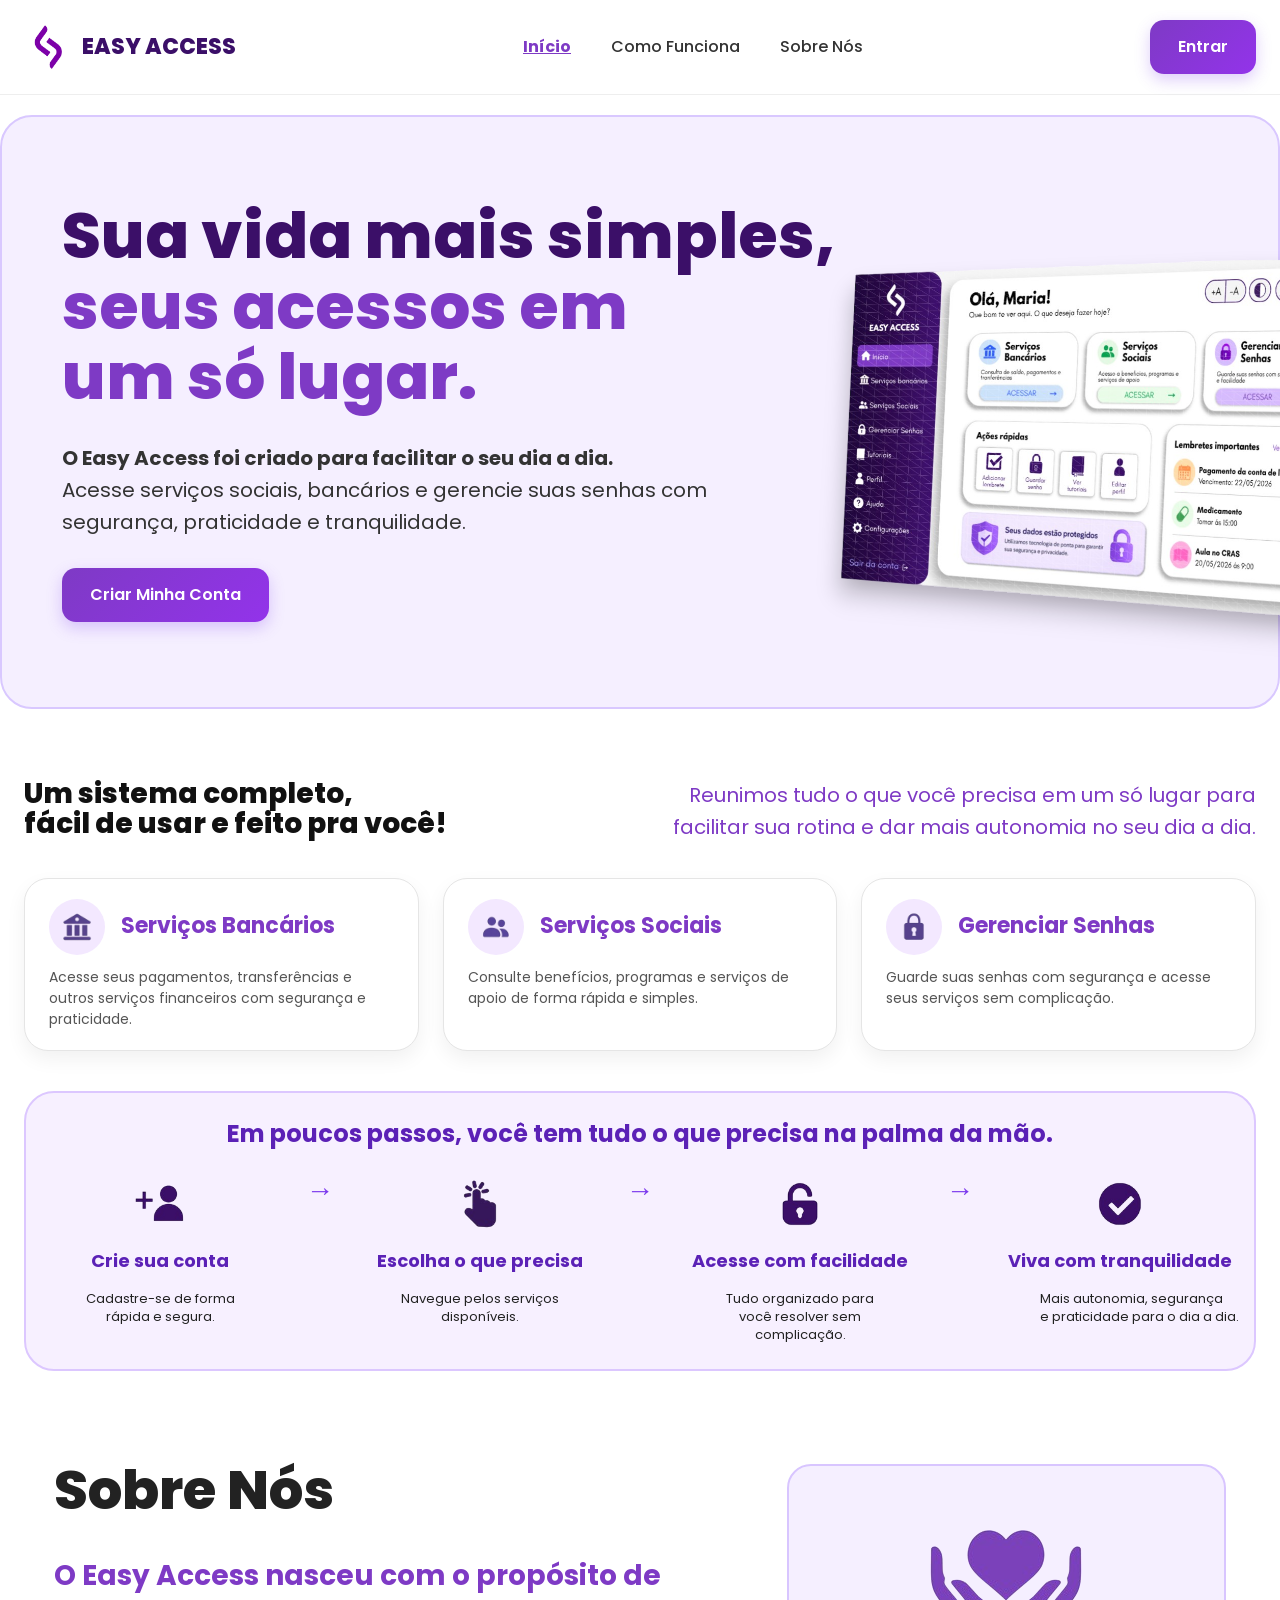
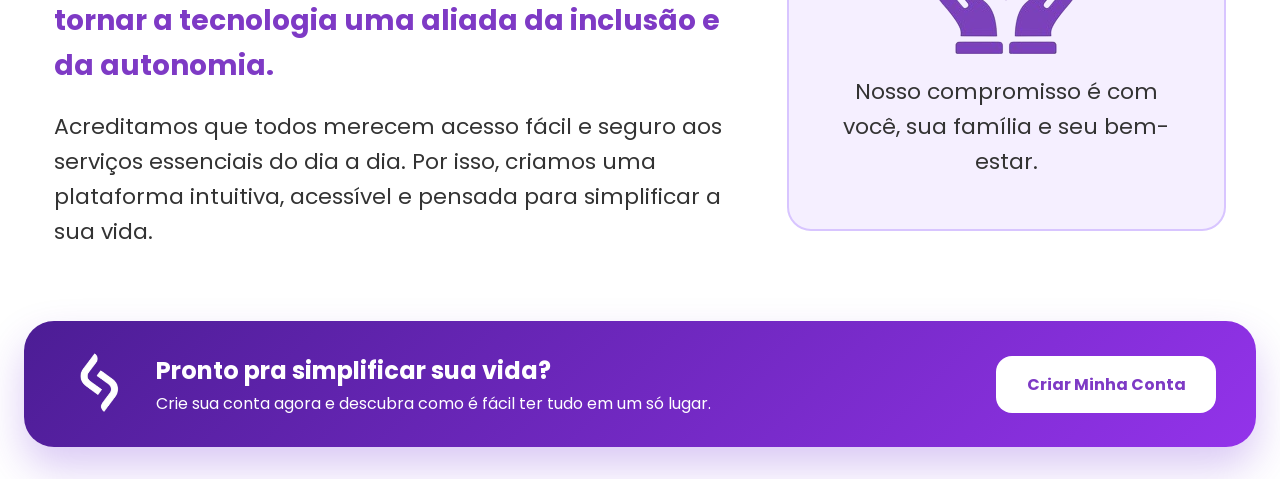
<file: index.html>
<!DOCTYPE html>
<html lang="pt-BR">
<head>
  <meta charset="UTF-8" />
  <meta name="viewport" content="width=device-width, initial-scale=1.0" />
  <title>Easy Access</title>

  <!-- Fonte Google -->
  <link rel="preconnect" href="https://fonts.googleapis.com">
  <link rel="preconnect" href="https://fonts.gstatic.com" crossorigin>
  <link href="https://fonts.googleapis.com/css2?family=Poppins:wght@300;400;500;600;700;800&display=swap" rel="stylesheet">

  <!-- CSS -->
  <link rel="stylesheet" href="style.css" />
</head>
<body>

  <!-- ================= HEADER ================= -->
  <header class="header">
    <div class="container nav">
  
      <!-- LOGO COM IMAGEM -->
      <div class="logo">
        <img src="logoroxo.png" alt="Logo Easy Access roxo" class="logo-img">
        <span>EASY ACCESS</span>
      </div>
  
      <nav class="menu">
        <a href="#inicio"  class="nav-link active">Início</a>
        <a href="#como-funciona" class="nav-link">Como Funciona</a>
        <a href="#sobre" class="nav-link">Sobre Nós</a>
      </nav>
  
      <a href="login.html" class="btn btn-login">Entrar</a>
    </div>
  </header>

  <!-- ================= CONTAINER 1 ================= -->
<section id="MENUINICIO"></section>

  <section id="inicio" class="container1">
    <div class="container container1-content">
      <div class="container1-text">
        <h1>
          <span class="highlight">Sua vida mais simples,</span><br>
          seus acessos em<br>
          um só lugar.
        </h1>

        <p>
          <strong>O Easy Access foi criado para facilitar o seu dia a dia.</strong><br>
          Acesse serviços sociais, bancários e gerencie suas senhas com<br>
          segurança, praticidade e tranquilidade.
        </p>

        <a href="cadastro.html" class="btn btn-primary">Criar Minha Conta</a>
      </div>

       <div class="container1-image">
      <img
        src="telaSistema.png"
        alt="Tela do sistema"
        class="container1-img"
      >
    </div>
    </div>
  </section>

  <!-- ================= COMO FUNCIONA ================= -->
<section id="MENUCOMOFUNCIONA"></section>

  <section id="como-funciona" class="how">
    <div class="container">
      <div class="section-header">
        <h2>Um sistema completo,<br>
        fácil de usar e feito pra você!</h2>
        <p>
          Reunimos tudo o que você precisa em um só lugar para facilitar sua
          rotina e dar mais autonomia no seu dia a dia.
        </p>
      </div>

      <div class="services">
  <div class="service-card">
    <div class="icon">
      <img src="iconeBanco.png" alt="Serviços Bancários">
    </div>
    <h3>Serviços Bancários</h3>
    <p>
      Acesse seus pagamentos, transferências e outros serviços
      financeiros com segurança e praticidade.
    </p>
  </div>

  <div class="service-card">
    <div class="icon">
      <img src="iconeSocial.png" alt="Serviços Sociais">
    </div>
    <h3>Serviços Sociais</h3>
    <p>
      Consulte benefícios, programas e serviços de apoio de forma rápida
      e simples.
    </p>
  </div>

  <div class="service-card">
    <div class="icon">
      <img src="iconeCadeado.png" alt="Gerenciar Senhas">
    </div>
    <h3>Gerenciar Senhas</h3>
    <p>
      Guarde suas senhas com segurança e acesse seus serviços sem
      complicação.
    </p>
  </div>
</div>

      <div class="steps">
  <h3>Em poucos passos, você tem tudo o que precisa na palma da mão.</h3>

  <div class="steps-grid">
    <div class="step">
      <div class="step-icon">
        <img src="iconeCriarConta.png" alt="Crie sua conta">
      </div>
      <h4>Crie sua conta</h4>
      <p>Cadastre-se de forma rápida e segura.</p>
    </div>

    <div class="step-arrow">→</div>

    <div class="step">
      <div class="step-icon">
        <img src="iconeClique.png" alt="Escolha o que precisa">
      </div>
      <h4>Escolha o que precisa</h4>
      <p>Navegue pelos serviços disponíveis.</p>
    </div>

    <div class="step-arrow">→</div>

    <div class="step">
      <div class="step-icon">
        <img src="iconeCadeadoAberto.png" alt="Acesse com facilidade">
      </div>
      <h4>Acesse com facilidade</h4>
      <p>Tudo organizado para você resolver sem complicação.</p>
    </div>

    <div class="step-arrow">→</div>

    <div class="step">
      <div class="step-icon">
        <img src="iconeCheck.png" alt="Viva com tranquilidade">
      </div>
      <h4>Viva com tranquilidade</h4>
      <p class="step-last-text">Mais autonomia, segurança<br>e praticidade para o dia a dia.
      </p>
    </div>
  </div>
</div>
      </div>
    </div>
  </section>

  <!-- ================= SOBRE NÓS ================= -->
<section id="MENUSOBRENOS"></section>

  <section id="sobre" class="about">
    <div class="container about-content">
      <div class="about-text">
        <h2>Sobre Nós</h2>

        <h3>
          O Easy Access nasceu com o propósito de tornar a tecnologia uma
          aliada da inclusão e da autonomia.
        </h3>

        <p>
          Acreditamos que todos merecem acesso fácil e seguro aos serviços
          essenciais do dia a dia. Por isso, criamos uma plataforma intuitiva,
          acessível e pensada para simplificar a sua vida.
        </p>
      </div>

      <div class="about-card">
       <img src="iconeMaoCoracao.png" alt="Icone Mão Coracao">
        <p>
          Nosso compromisso é com você, sua família e seu bem-estar.
        </p>
      </div>
    </div>
  </section>

<!-- ================= CTA FINAL ================= -->
<section class="cta">
  <div class="container cta-box">
    
    <div class="cta-left">
      <div class="cta-logo">
        <img src="logobranco.png" alt="Logo Easy Access">
      </div>

      <div>
        <h2>Pronto pra simplificar sua vida?</h2>
        <p>
          Crie sua conta agora e descubra como é fácil ter tudo em um só lugar.
        </p>
      </div>
    </div>

    <a href="#" class="btn btn-light">Criar Minha Conta</a>

  </div>
</section>

<!-- ================= SCRIPT ================= -->

<script>

const sections = document.querySelectorAll("section");
const navLinks = document.querySelectorAll(".nav-link");

window.addEventListener("scroll", () => {

  let current = "";

  sections.forEach(section => {

    const sectionTop = section.offsetTop - 150;

    if (window.scrollY >= sectionTop) {
      current = section.getAttribute("id");
    }

  });

  navLinks.forEach(link => {

    link.classList.remove("active");

    if (link.getAttribute("href") === `#${current}`) {
      link.classList.add("active");
    }

  });

});

</script>
</body>
</html>
</file>
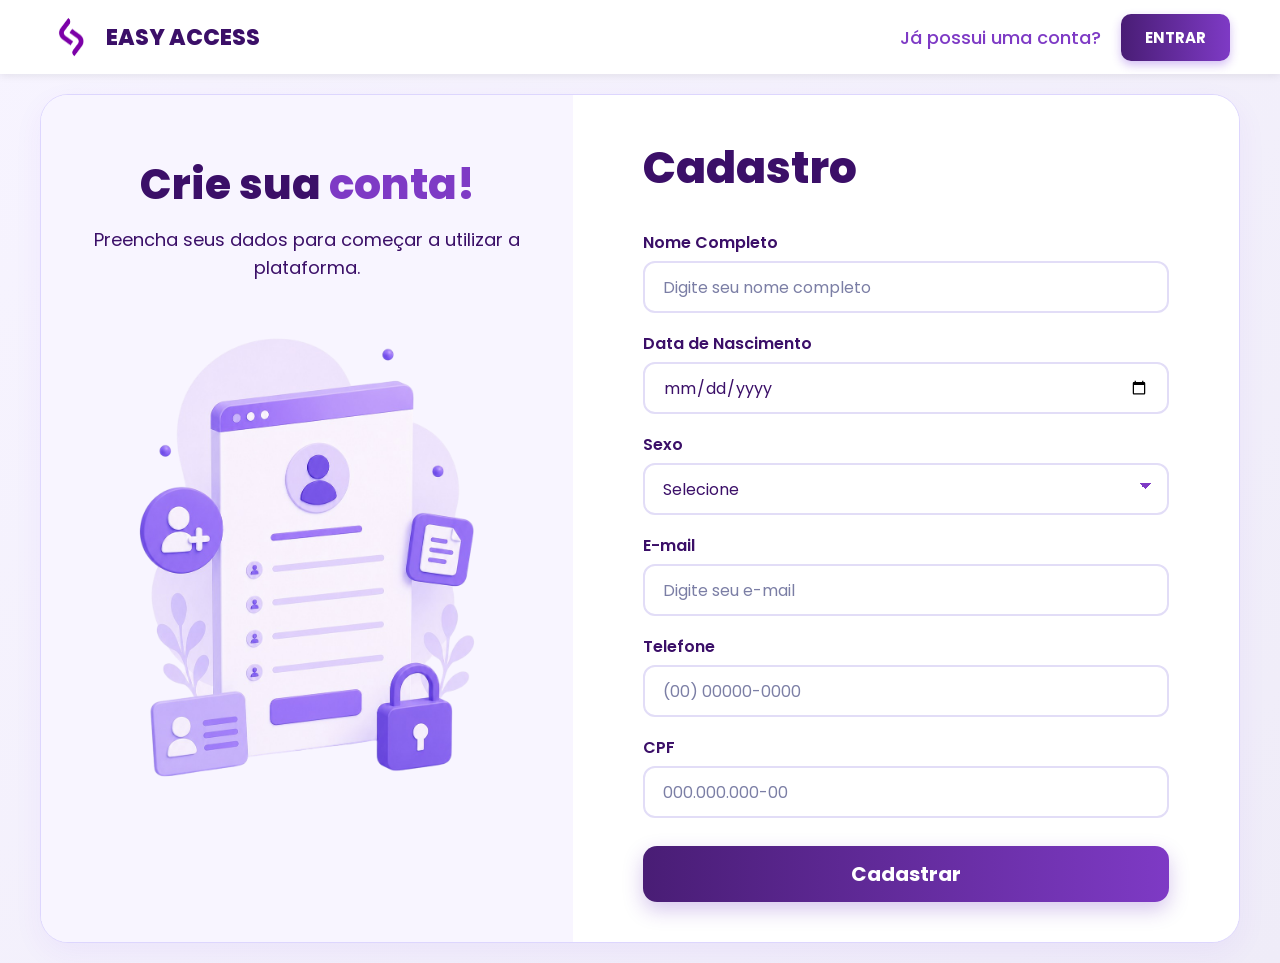
<file: cadastro.html>
<!DOCTYPE html>
<html lang="pt-BR">
<head>
    <meta charset="UTF-8">
    <meta name="viewport" content="width=device-width, initial-scale=1.0">
    <title>Cadastro - Easy Access</title>

    <!-- Fonte Poppins -->
    <link rel="preconnect" href="https://fonts.googleapis.com">
    <link rel="preconnect" href="https://fonts.gstatic.com" crossorigin>
    <link href="https://fonts.googleapis.com/css2?family=Poppins:wght@400;500;600;700;800&display=swap" rel="stylesheet">

    <!-- CSS -->
    <link rel="stylesheet" href="stylecadastro.css">
</head>
<body>

    <!-- MENU SUPERIOR -->
    <header class="top-header">
        <div class="logo">
            <img src="logoroxo.png" alt="Logo Easy Access">
            <span>EASY ACCESS</span>
        </div>

        <div class="header-right">
            <span class="header-text">Já possui uma conta?</span>
            <a href="login.html" class="btn-cadastrar">ENTRAR</a>
        </div>
    </header>

    <!-- CONTEÚDO PRINCIPAL -->
    <main class="cadastro-page">
        <div class="cadastro-container">

            <!-- LADO ESQUERDO -->
            <div class="left-panel">
                <div class="left-content">

                    <h1>Crie sua <span>conta!</span></h1>

                    <p>
                        Preencha seus dados para começar
                        a utilizar a plataforma.
                    </p>

                    <div class="illustration">
                        <img src="ilustracaoCadastro.png" alt="Ilustração de cadastro">
                    </div>

                </div>
            </div>

            <!-- LADO DIREITO -->
            <div class="right-panel">
                <div class="form-box">

                    <h2>Cadastro</h2>

                    <form>

                        <!-- Nome Completo -->
                        <div class="form-group">
                            <label for="nome">Nome Completo</label>
                            <input
                                type="text"
                                id="nome"
                                name="nome"
                                placeholder="Digite seu nome completo"
                                required
                            >
                        </div>

                        <!-- Data de Nascimento -->
                        <div class="form-group">
                            <label for="dataNascimento">Data de Nascimento</label>
                            <input
                                type="date"
                                id="dataNascimento"
                                name="dataNascimento"
                                required
                            >
                        </div>

                        <!-- Sexo -->
                        <div class="form-group">
                            <label for="sexo">Sexo</label>
                            <select
                                id="sexo"
                                name="sexo"
                                required
                            >
                                <option value="">Selecione</option>
                                <option value="feminino">Feminino</option>
                                <option value="masculino">Masculino</option>
                            </select>
                        </div>

                        <!-- E-mail -->
                        <div class="form-group">
                            <label for="email">E-mail</label>
                            <input
                                type="email"
                                id="email"
                                name="email"
                                placeholder="Digite seu e-mail"
                                required
                            >
                        </div>

                        <!-- Telefone -->
                        <div class="form-group">
                            <label for="telefone">Telefone</label>
                            <input
                                type="tel"
                                id="telefone"
                                name="telefone"
                                placeholder="(00) 00000-0000"
                                required
                            >
                        </div>

                        <!-- CPF -->
                        <div class="form-group">
                            <label for="cpf">CPF</label>
                            <input
                                type="text"
                                id="cpf"
                                name="cpf"
                                placeholder="000.000.000-00"
                                required
                            >
                        </div>

                        <!-- Botão -->
                        <button type="button" class="btn-submit" onclick="irParaTela()">
                         Cadastrar
                        </button>

                    </form>
                </div>
            </div>

        </div>
    </main>
<script src="script.js"></script>
</body>
</html>
</file>
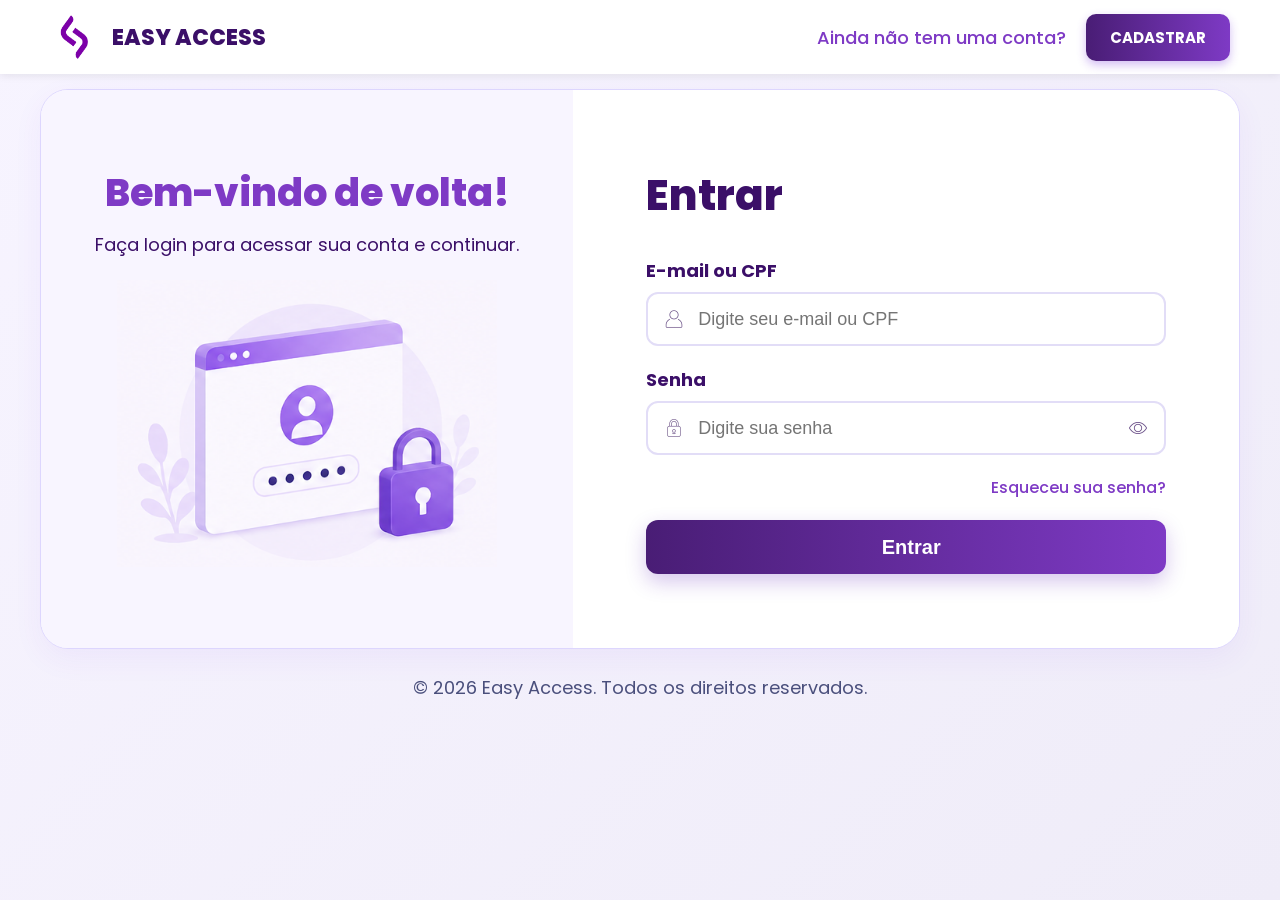
<file: login.html>
<!DOCTYPE html>
<html lang="pt-BR">
<head>
    <meta charset="UTF-8" />
    <meta name="viewport" content="width=device-width, initial-scale=1.0" />
    <title>Login Easy Access</title>
    <link rel="stylesheet" href="stylelogin.css" />

    <!-- Ícones -->
    <link rel="preconnect" href="https://fonts.googleapis.com">
    <link rel="preconnect" href="https://fonts.gstatic.com" crossorigin>
    <link href="https://fonts.googleapis.com/css2?family=Poppins:wght@300;400;500;600;700;800&display=swap" rel="stylesheet">

</head>
<body>

    <!-- MENU SUPERIOR -->
    <header class="top-header">
        <div class="logo">
            <img src="logoroxo.png" alt="Logo Easy Access roxo" class="logo-img">
            <span>EASY ACCESS</span>
        </div>

        <div class="header-right">
            <span class="header-text">Ainda não tem uma conta?</span>
            <a href="cadastro.html" class="btn-cadastrar">CADASTRAR</a>
        </div>
    </header>

    <!-- CONTEÚDO PRINCIPAL -->
    <main class="login-page">
        <div class="login-container">

            <!-- LADO ESQUERDO -->
            <div class="left-panel">
                <div class="left-content">

                    <h1>
                        Bem-vindo de volta!
                    </h1>

                    <p>
                        Faça login para acessar sua conta
                        e continuar.
                    </p>

                    <div class="illustration">
                        <img src="ilustracaoLogin.png" alt="Ilustração de login">
                    </div>
                </div>
            </div>

            <!-- LADO DIREITO -->
            <div class="right-panel">
                <div class="form-box">
                    <h2>Entrar</h2>

                    <form>
                        <!-- E-mail -->
                        <div class="form-group">
                            <label for="email">E-mail ou CPF</label>
                            <div class="input-wrapper">
                            <img src="iconUsuarioUsuario.png" alt="Usuário" class="input-icon">
                                <input 
                                 type="text"
                                 id="email" 
                                 placeholder="Digite seu e-mail ou CPF"/>
                            </div>
                        </div>

                        <!-- Senha -->
                        <div class="form-group">
                            <label for="senha">Senha</label>
                            <div class="input-wrapper">
                                <img src="iconCadeadoSenha.png" alt="Senha" class="input-icon">
                                    <input
                                    type="password"
                                    id="senha"
                                    placeholder="Digite sua senha"
                                    />
                               <img src="iconOlhoSenha.png" alt="Mostrar senha" class="eye-icon-img">
                            </div>
                        </div>

                        <div class="forgot-password">
                            <a href="#">Esqueceu sua senha?</a>
                        </div>

                        <button type="button" class="btn-login" onclick="entrar()">
                            <i class="fa-solid fa-right-to-bracket"></i>
                            Entrar
                        </button>

                    </form>
                </div>
            </div>

        </div>

        <!-- RODAPÉ -->
        <footer class="footer">
            <p>© 2026 Easy Access. Todos os direitos reservados.</p>
        </footer>
    </main>
<script src="script.js"></script>
</body>
</html>
</file>
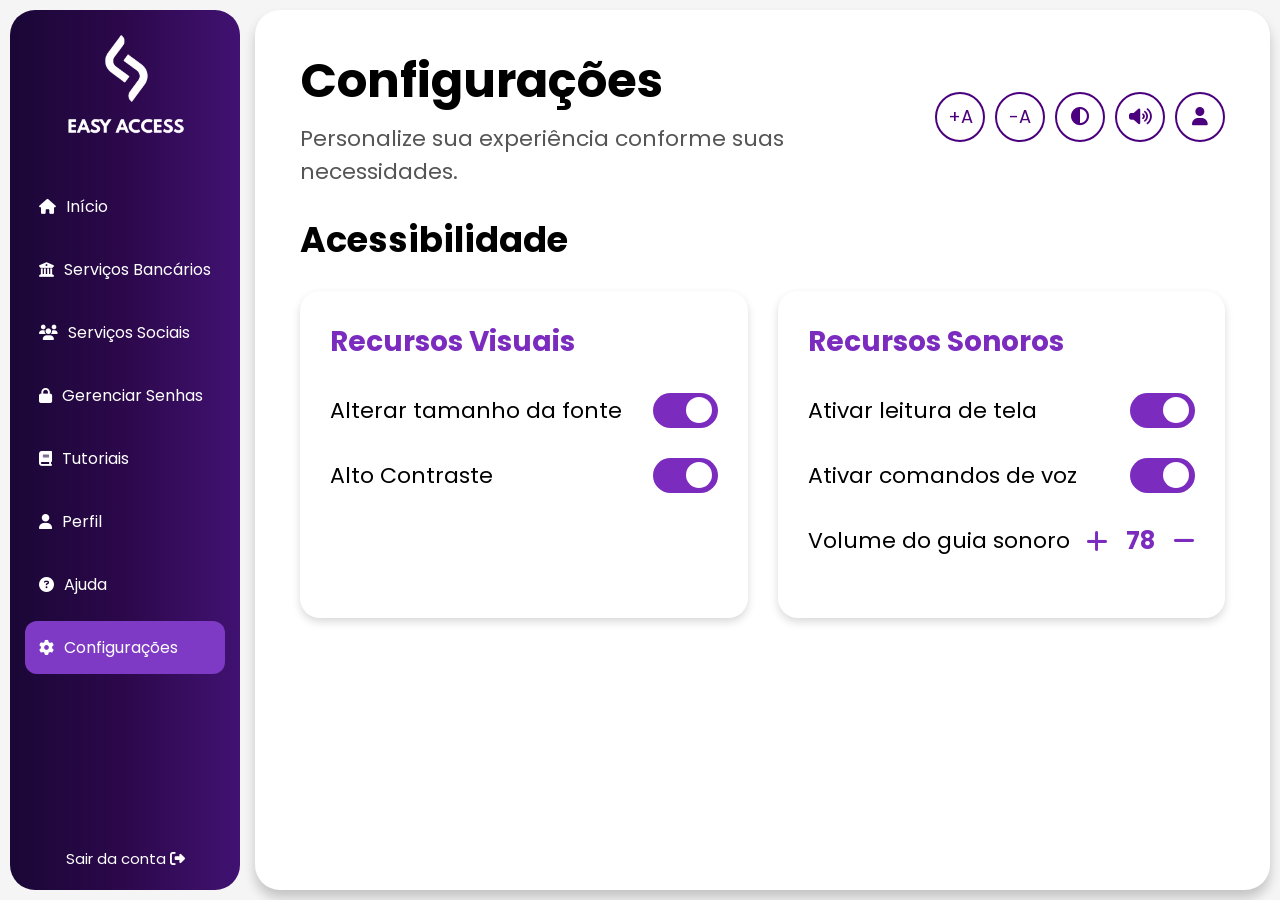
<file: TelaConfiguracao.html>
<!DOCTYPE html>
<html lang="pt-br">
<head>
  <meta charset="UTF-8">
  <meta name="viewport" content="width=device-width, initial-scale=1.0">
  <title>Configurações - Easy Access</title>

  <link rel="preconnect" href="https://fonts.googleapis.com">
  <link rel="preconnect" href="https://fonts.gstatic.com" crossorigin>
  <link href="https://fonts.googleapis.com/css2?family=Poppins:wght@300;400;500;600;700;800&display=swap" rel="stylesheet">

  <link rel="stylesheet" href="styleconfiguracao.css">
  <link rel="stylesheet" href="https://cdnjs.cloudflare.com/ajax/libs/font-awesome/6.5.2/css/all.min.css">
</head>

<body>

<div class="container">

  <div class="menulateral">

    <div>

      <div class="logo">
        <img src="logoeasy.png" alt="Logo">
      </div>

      <nav>
        <ul>
          <li  onclick="abrirPagina('TelaFuncional.html')">
            <i class="fa-solid fa-house">
          </i> Início</li>
          </li>


          <li onclick="abrirPagina('TelaServico.html')">
            <i class="fa-solid fa-building-columns"></i>
            Serviços Bancários
          </li>

          <li onclick="abrirPagina('TelaServicoSocial.html')">
            <i class="fa-solid fa-users"></i>
            Serviços Sociais
          </li>

          <li onclick="abrirPagina('TelaGerenciamentoSenha.html')">
            <i class="fa-solid fa-lock"></i>
            Gerenciar Senhas
          </li>

          <li onclick="abrirPagina('TelaTutorial.html')">
            <i class="fa-solid fa-book"></i>
            Tutoriais
          </li>

          <li onclick="abrirPagina('TelaPerfil.html')">
            <i class="fa-solid fa-user"></i>
            Perfil
          </li>

          <li onclick="abrirPagina('TelaSuporte.html')">
            <i class="fa-solid fa-circle-question"></i>
            Ajuda
          </li>

          <li class="ativo" onclick="abrirPagina('TelaConfiguracao.html')">
            <i class="fa-solid fa-gear"></i>
            Configurações
          </li>
        </ul>
      </nav>
    </div>

    <button class="sairconta">
      Sair da conta
      <i class="fa-solid fa-right-from-bracket"></i>
    </button>

  </div>


  <main class="conteudo">


    <header class="conteudotopo">

      <div>
        <h1>Configurações</h1>
        <p>Personalize sua experiência conforme suas necessidades.</p>
      </div>

      <div class="botaolateral">

    <button id="btnAumentar" onclick="aumentarFonte()">+A</button>

    <button id="btnDiminuir" onclick="diminuirFonte()">-A</button>

    <button id="btnContraste" onclick="modoEscuro()">
      <i class="fa-solid fa-circle-half-stroke"></i>
    </button>

    <button id="btnNotificacao" onclick="notificacao()">
      <i class="fa-solid fa-volume-high"></i>
    </button>

    <button id="btnPerfil" onclick="perfil()">
      <i class="fa-solid fa-user"></i>
    </button>

</div>
    </header>

    

    <h2 class="titulo-acessibilidade">Acessibilidade</h2>


    <div class="cards-config">


      <div class="card-config">

        <h3>Recursos Visuais</h3>

        <div class="item-config">

          <span>Alterar tamanho da fonte</span>

          <label class="switch">
           <input type="checkbox" checked onchange="toggleFonte(this)">
            <span class="slider"></span>
          </label>

        </div>

        <div class="item-config">

          <span>Alto Contraste</span>

          <label class="switch">
            <input type="checkbox" checked onchange="toggleFonte(this)">            
            <span class="slider"></span>
          </label>

        </div>

      </div>

      

      <div class="card-config">

        <h3>Recursos Sonoros</h3>

        <div class="item-config">

          <span>Ativar leitura de tela</span>

          <label class="switch">
            <input type="checkbox" checked onchange="toggleLeitura(this)">
            <span class="slider"></span>
          </label>

        </div>

        <div class="item-config">

          <span>Ativar comandos de voz</span>

          <label class="switch">
            <input type="checkbox" checked>
            <span class="slider"></span>
          </label>

        </div>

       <div class="item-config">

        <span class="titulo-item">Volume do guia sonoro</span>

         <div class="volume">

        <i class="fa-solid fa-plus" onclick="aumentarVolume()"></i>

        <span id="valorVolume">78</span>

        <i class="fa-solid fa-minus" onclick="diminuirVolume()"></i>

    </div>

          </div>

        </div>
      </div>

    </div>

  </main>

</div>


<script src="script.js"></script>

</body>
</html>
</file>
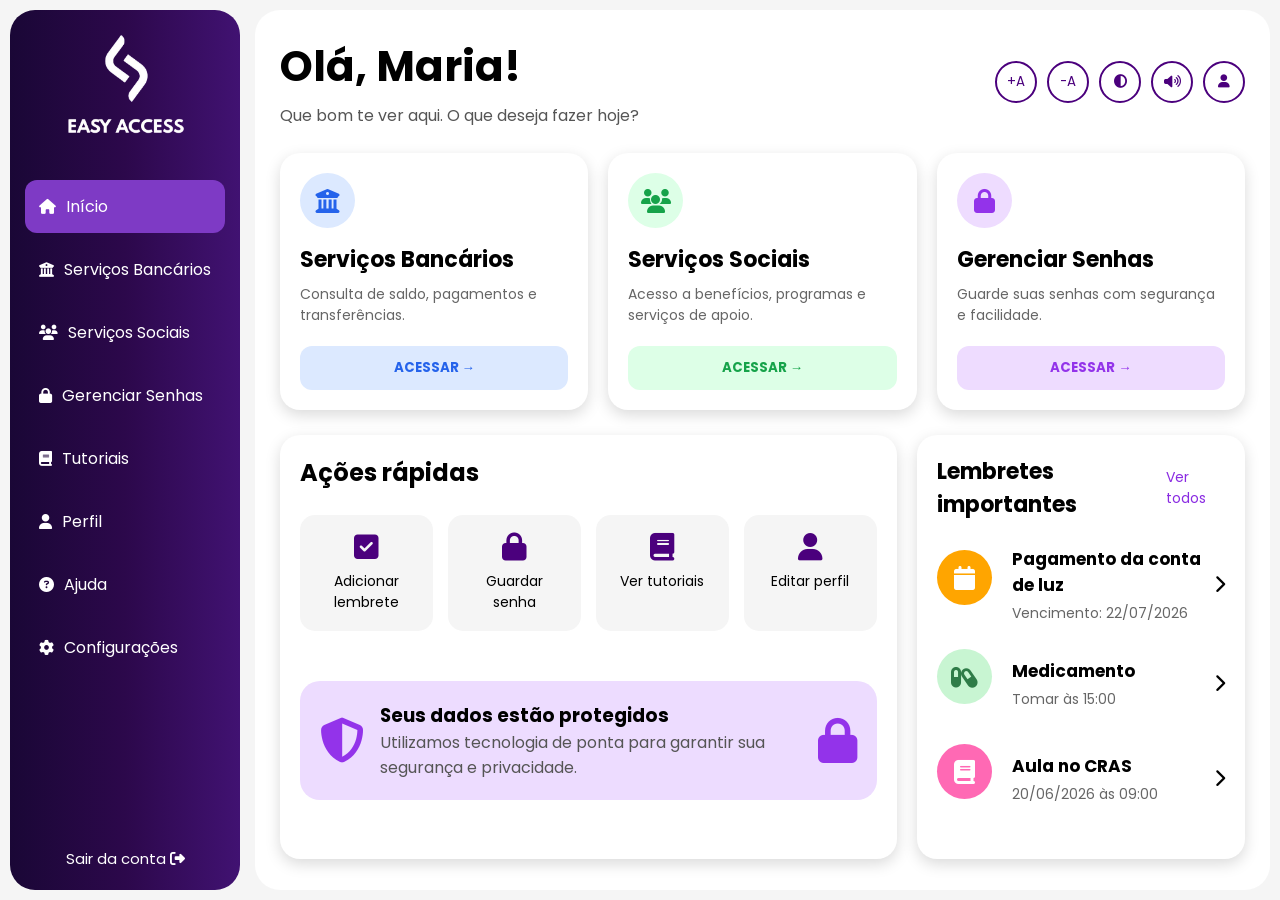
<file: TelaFuncional.html>
<!DOCTYPE html>
<html lang="pt-br">
<head>
  <meta charset="UTF-8">
  <meta name="viewport" content="width=device-width, initial-scale=1.0">
  <title>Easy Access</title>

  
  <link rel="preconnect" href="https://fonts.googleapis.com">
  <link rel="preconnect" href="https://fonts.gstatic.com" crossorigin>
  <link href="https://fonts.googleapis.com/css2?family=Poppins:wght@300;400;500;600;700;800&display=swap" rel="stylesheet">

  <link rel="stylesheet" href="stylefuncional.css">
  <link rel="stylesheet" href="https://cdnjs.cloudflare.com/ajax/libs/font-awesome/6.5.2/css/all.min.css">


</head>
<body>

<div class="container">

  <div class="menulateral">

    <div>
      <div class="logo">

        <img src="logoeasy.png" alt="Logo">
      </div>

      <nav>
        <ul>
          <li class="ativo" onclick="abrirPagina('TelaFuncional.html')">
            <i class="fa-solid fa-house">
          </i> Início
          </li>

          <li onclick="abrirPagina('TelaServico.html')">
            <i class="fa-solid fa-building-columns"></i>
            Serviços Bancários
          </li>

          <li onclick="abrirPagina('TelaServicoSocial.html')">
            <i class="fa-solid fa-users"></i>
            Serviços Sociais
          </li>

          <li onclick="abrirPagina('TelaGerenciamentoSenha.html')">
            <i class="fa-solid fa-lock"></i>
            Gerenciar Senhas
          </li>

          <li onclick="abrirPagina('TelaTutorial.html')">
            <i class="fa-solid fa-book"></i>
            Tutoriais
          </li>

          <li onclick="abrirPagina('TelaPerfil.html')">
            <i class="fa-solid fa-user"></i>
            Perfil
          </li>

          <li onclick="abrirPagina('TelaSuporte.html')">
            <i class="fa-solid fa-circle-question"></i>
            Ajuda
          </li>

          <li onclick="abrirPagina('TelaConfiguracao.html')">
            <i class="fa-solid fa-gear"></i>
            Configurações
          </li>
        </ul>
      </nav>
    </div>

    <button class="sairconta" onclick="sairConta()">
      Sair da conta <i class="fa-solid fa-right-from-bracket"></i>
    </button>

  </div>

  <main class="conteudo">

    <header class="conteudotopo">
      <div>
        <h1>Olá, Maria!</h1>
        <p>Que bom te ver aqui. O que deseja fazer hoje?</p>
      </div>

      <div class="botaolateral">
        <button onclick="aumentarFonte()">+A</button>
        <button onclick="diminuirFonte()">-A</button>
        <button onclick="modoEscuro()">
          <i class="fa-solid fa-circle-half-stroke"></i>
        </button>
        <button onclick="notificacao()">
          <i class="fa-solid fa-volume-high"></i>
        </button>
        <button onclick="perfil()">
          <i class="fa-solid fa-user"></i>
        </button>
      </div>
    </header>


    <section class="cards">

      <div class="card banco">
        <div class="icone azul">
          <i class="fa-solid fa-building-columns"></i>
        </div>

        <h3>Serviços Bancários</h3>
        <p>Consulta de saldo, pagamentos e transferências.</p>

        <button onclick="abrirPagina('TelaServico.html')">
          ACESSAR →
        </button>
      </div>

      <div class="card social">
        <div class="icone verde">
          <i class="fa-solid fa-users"></i>
        </div>

        <h3>Serviços Sociais</h3>
        <p>Acesso a benefícios, programas e serviços de apoio.</p>

        <button onclick="abrirPagina('TelaServicoSocial.html')">
          ACESSAR →
        </button>
      </div>

      <div class="card senha">
        <div class="icone roxo">
          <i class="fa-solid fa-lock"></i>
        </div>

        <h3>Gerenciar Senhas</h3>
        <p>Guarde suas senhas com segurança e facilidade.</p>

        <button onclick="abrirPagina('TelaGerenciamentoSenha.html')">
          ACESSAR →
        </button>
      </div>

    </section>

    <section class="conteudoinferior">

  
      <div class="botaodeacao">

        <h2>Ações rápidas</h2>
        <br>
        <div class="menudeacao">

          <div class="botaoacao" onclick="adicionarLembrete()">
            <i class="fa-solid fa-square-check"></i>
            <p>Adicionar lembrete</p>
            
          </div>

          <div class="botaoacao" onclick="abrirPagina('TelaGerenciamentoSenha.html')">
            <i class="fa-solid fa-lock"></i>
            <p>Guardar senha</p>
          </div>

          <div class="botaoacao" onclick="abrirPagina('TelaTutorial.html')">
            <i class="fa-solid fa-book"></i>
            <p>Ver tutoriais</p>
          </div>

          <div class="botaoacao" onclick="abrirPagina('TelaPerfil.html')">
            <i class="fa-solid fa-user"></i>
            <p>Editar perfil</p>
          </div>

        </div>
        <br>
        <div class="menuseguranca">
          <i class="fa-solid fa-shield-halved shield"></i>
          <div>
            <h3>Seus dados estão protegidos</h3>
            <p>Utilizamos tecnologia de ponta para garantir sua segurança e privacidade.</p>
          </div>
          <i class="fa-solid fa-lock cadeado"></i>
        </div>
      </div>

    
      <div class="menulembretesinferior">

    <div class="titulolembretes">
        <h2>Lembretes importantes</h2>
        <a href="#">Ver todos</a>
    </div>

    <!-- ITEM 1 -->
    <div class="lembreteitem">
        <div class="icone calendario">
            <i class="fa-solid fa-calendar"></i>
        </div>

        <div class="textolembrete">
            <h4>Pagamento da conta de luz</h4>
            <p>Vencimento: 22/07/2026</p>
        </div>

        <i class="fa-solid fa-chevron-right seta"></i>
    </div>

    <!-- ITEM 2 -->
    <div class="lembreteitem">
        <div class="icone remedio">
            <i class="fa-solid fa-capsules"></i>
        </div>

        <div class="textolembrete">
            <h4>Medicamento</h4>
            <p>Tomar às 15:00</p>
        </div>

        <i class="fa-solid fa-chevron-right seta"></i>
    </div>

    <!-- ITEM 3 -->
    <div class="lembreteitem">
        <div class="icone livro">
            <i class="fa-solid fa-book"></i>
        </div>

        <div class="textolembrete">
            <h4>Aula no CRAS</h4>
            <p>20/06/2026 às 09:00</p>
        </div>

        <i class="fa-solid fa-chevron-right seta"></i>
    </div>

</div>
      </section>

    </main>

  </div>
  <div class="modal-lembrete" id="modalLembrete">

    <div class="conteudo-modal">

        <h2>Novo Lembrete</h2>

        <input type="text" id="tituloEvento" placeholder="Título do evento">

        <input type="date" id="dataEvento">

        <input type="time" id="horaEvento">

        <div class="botoes-modal">

            <button onclick="salvarLembrete()">
                Salvar
            </button>

            <button onclick="fecharLembrete()">
                Cancelar
            </button>

        </div>

    </div>

</div>

<script src="script.js"></script>
</body>
</html>
</file>
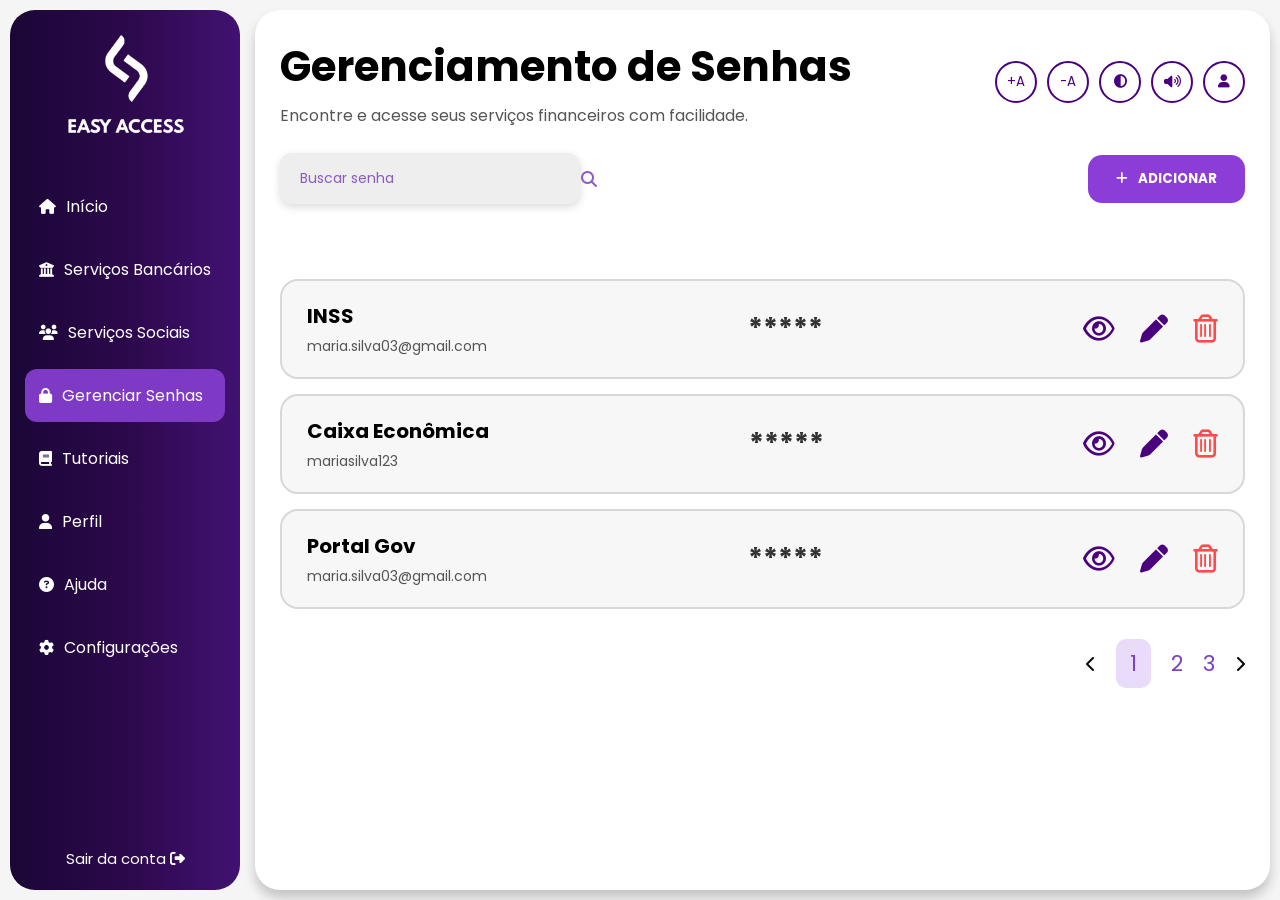
<file: TelaGerenciamentoSenha.html>
<!DOCTYPE html>
<html lang="pt-br">
<head>
  <meta charset="UTF-8">
  <meta name="viewport" content="width=device-width, initial-scale=1.0">
  <title>Gerenciamento de Senhas - Easy Access</title>

  <link rel="preconnect" href="https://fonts.googleapis.com">
  <link rel="preconnect" href="https://fonts.gstatic.com" crossorigin>
  <link href="https://fonts.googleapis.com/css2?family=Poppins:wght@300;400;500;600;700;800&display=swap" rel="stylesheet">

  <link rel="stylesheet" href="stylegerenciamentosenha.css">
  <link rel="stylesheet" href="https://cdnjs.cloudflare.com/ajax/libs/font-awesome/6.5.2/css/all.min.css">
</head>
<body>

<div class="container">
  <div class="menulateral">
    <div>
      <div class="logo">
        <img src="logoeasy.png" alt="Logo">
      </div>

      <nav>
        <ul>
          <li  onclick="abrirPagina('TelaFuncional.html')">
            <i class="fa-solid fa-house">
          </i> Início</li>
          </li>


          <li onclick="abrirPagina('TelaServico.html')">
            <i class="fa-solid fa-building-columns"></i>
            Serviços Bancários
          </li>

          <li onclick="abrirPagina('TelaServicoSocial.html')">
            <i class="fa-solid fa-users"></i>
            Serviços Sociais
          </li>

          <li class="ativo" onclick="abrirPagina('TelaGerenciamentoSenha.html')">
            <i class="fa-solid fa-lock"></i>
            Gerenciar Senhas
          </li>

          <li onclick="abrirPagina('TelaTutorial.html')">
            <i class="fa-solid fa-book"></i>
            Tutoriais
          </li>

          <li onclick="abrirPagina('TelaPerfil.html')">
            <i class="fa-solid fa-user"></i>
            Perfil
          </li>

          <li onclick="abrirPagina('TelaSuporte.html')">
            <i class="fa-solid fa-circle-question"></i>
            Ajuda
          </li>

          <li onclick="abrirPagina('TelaConfiguracao.html')">
            <i class="fa-solid fa-gear"></i>
            Configurações
          </li>
        </ul>
      </nav>
    </div>

    <button class="sairconta" onclick="sairConta()">
      Sair da conta <i class="fa-solid fa-right-from-bracket"></i>
    </button>

</div>

<main class="conteudo">

    <header class="conteudotopo">
      <div>
        <h1>Gerenciamento de Senhas</h1>
        <p>Encontre e acesse seus serviços financeiros com facilidade.</p>
      </div>

      <div class="botaolateral">
        <button onclick="aumentarFonte()">+A</button>
        <button onclick="diminuirFonte()">-A</button>
        <button onclick="modoEscuro()">
          <i class="fa-solid fa-circle-half-stroke"></i>
        </button>
        <button onclick="notificacao()">
         <i class="fa-solid fa-volume-high"></i>
        </button>
        <button onclick="perfil()">
          <i class="fa-solid fa-user"></i>
        </button>
      </div>
    </header>

        <div class="topo-senha">
            <div class="barra-pesquisa">
                <input type="text" id="buscar" placeholder="Buscar senha">
                <button>
                    <i class="fa-solid fa-magnifying-glass"></i>
                </button>
            </div>

            <button class="btn-adicionar" onclick="abrirModal()">
                <i class="fa-solid fa-plus"></i>
                ADICIONAR
            </button>
        </div>
        <br><br>
        <div class="lista-senhas">



    <div class="card-senha">

        <div class="dados-esquerda">

            <div>
                <h3>INSS</h3>
                <p>maria.silva03@gmail.com</p>
            </div>

        </div>

        <div class="senha" data-senha="12345">
            *****
        </div>

        <div class="acoes">

            <i class="fa-regular fa-eye" onclick="mostrarSenha(this)"></i>

            <i class="fa-solid fa-pen"></i>

            <i class="fa-regular fa-trash-can" onclick="excluirSenha(this)"></i>

        </div>

    </div>


    <div class="card-senha">

        <div class="dados-esquerda">

            <div>
                <h3>Caixa Econômica</h3>
                <p>mariasilva123</p>
            </div>

        </div>

        <div class="senha" data-senha="98765">
            *****
        </div>

        <div class="acoes">

            <i class="fa-regular fa-eye" onclick="mostrarSenha(this)"></i>

            <i class="fa-solid fa-pen"></i>

            <i class="fa-regular fa-trash-can" onclick="excluirSenha(this)"></i>
        </div>

    </div>


    <div class="card-senha">

        <div class="dados-esquerda">

            <div>
                <h3>Portal Gov</h3>
                <p>maria.silva03@gmail.com</p>
            </div>

        </div>

        <div class="senha" data-senha="gov123">
            *****
        </div>

        <div class="acoes">

            <i class="fa-regular fa-eye" onclick="mostrarSenha(this)"></i>

            <i class="fa-solid fa-pen"></i>

            <i class="fa-regular fa-trash-can" onclick="excluirSenha(this)"></i>

        </div>

    </div>

</div>

        <div class="paginacao">

            <i class="fa-solid fa-chevron-left"></i>

            <span class="pagina ativa-pagina">1</span>

            <span class="pagina">2</span>

            <span class="pagina">3</span>

            <i class="fa-solid fa-chevron-right"></i>

        </div>

    </main>

</div>


<div class="modal" id="modal">

    <div class="modal-conteudo">

        <h2>Adicionar Senha</h2>

        <input type="text" id="nomeServico" placeholder="Nome do serviço">

        <input type="text" id="emailServico" placeholder="Email ou usuário">

        <input type="text" id="senhaServico" placeholder="Senha">

        <button onclick="adicionarSenha()">
            Salvar
        </button>

    </div>

</div>

<script src="script.js"></script>

</body>
</html>
</file>
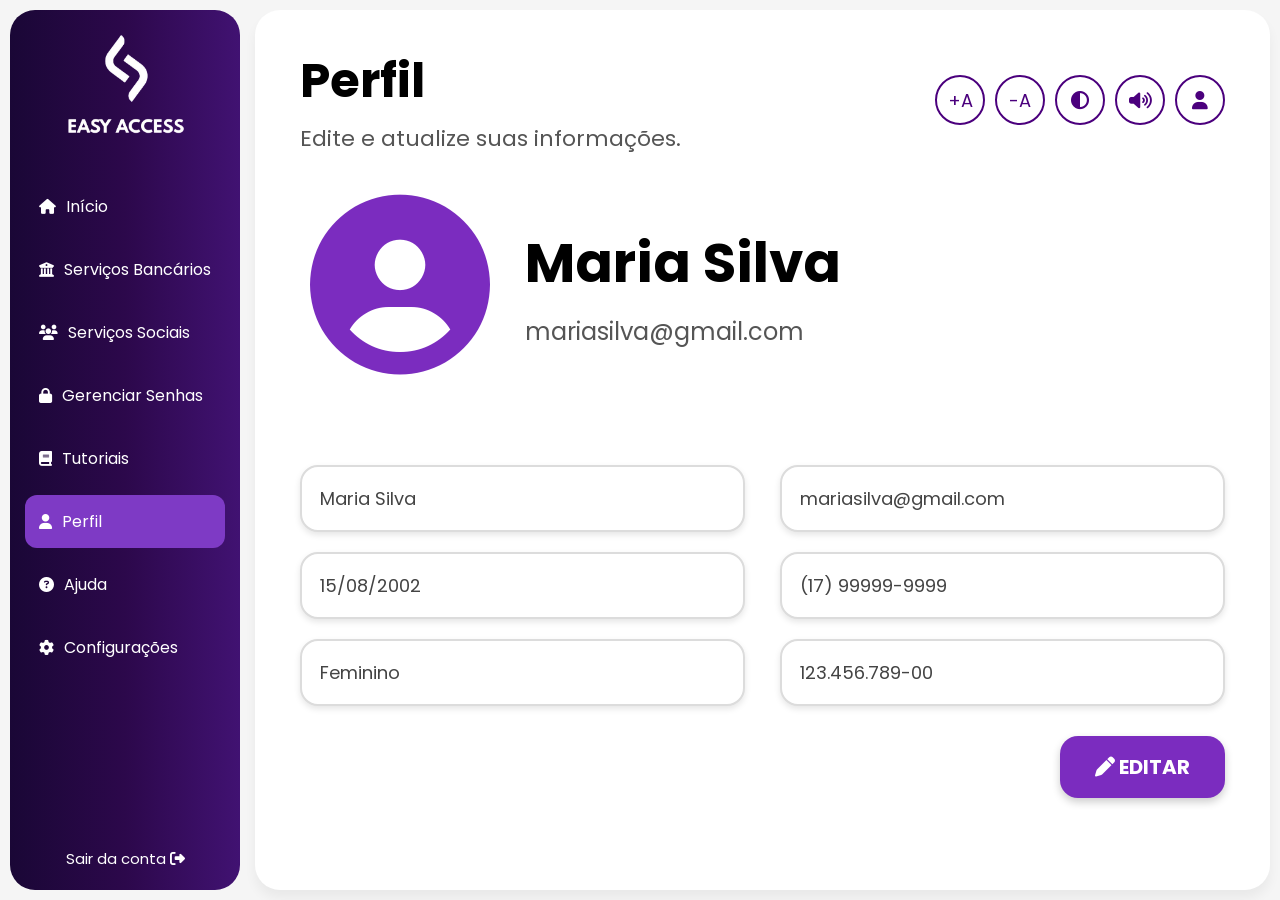
<file: TelaPerfil.html>
<!DOCTYPE html>
<html lang="pt-br">
<head>
  <meta charset="UTF-8">
  <meta name="viewport" content="width=device-width, initial-scale=1.0">
  <title>Tutoriais - Easy Access</title>

  <link rel="preconnect" href="https://fonts.googleapis.com">
  <link rel="preconnect" href="https://fonts.gstatic.com" crossorigin>
  <link href="https://fonts.googleapis.com/css2?family=Poppins:wght@300;400;500;600;700;800&display=swap" rel="stylesheet">

  <link rel="stylesheet" href="styleperfil.css">
  <link rel="stylesheet" href="https://cdnjs.cloudflare.com/ajax/libs/font-awesome/6.5.2/css/all.min.css">
</head>
<body>

<div class="container">
  <div class="menulateral">
    <div>
      <div class="logo">
        <img src="logoeasy.png" alt="Logo">
      </div>

            <nav>
        <ul>
          <li onclick="abrirPagina('TelaFuncional.html')">
            <i class="fa-solid fa-house">
          </i> Início</li>
          


          <li onclick="abrirPagina('TelaServico.html')">
            <i class="fa-solid fa-building-columns"></i>
            Serviços Bancários
          </li>

          <li onclick="abrirPagina('TelaServicoSocial.html')">
            <i class="fa-solid fa-users"></i>
            Serviços Sociais
          </li>

          <li onclick="abrirPagina('TelaGerenciamentoSenha.html')">
            <i class="fa-solid fa-lock"></i>
            Gerenciar Senhas
          </li>

          <li onclick="abrirPagina('TelaTutorial.html')">
            <i class="fa-solid fa-book"></i>
            Tutoriais
          </li>

          <li class="ativo" onclick="abrirPagina('TelaPerfil.html')">
            <i class="fa-solid fa-user"></i>
            Perfil
          </li>

          <li onclick="abrirPagina('TelaSuporte.html')">
            <i class="fa-solid fa-circle-question"></i>
            Ajuda
          </li>

          <li onclick="abrirPagina('TelaConfiguracao.html')">
            <i class="fa-solid fa-gear"></i>
            Configurações
          </li>
        </ul>
      </nav>
    </div>
    <button class="sairconta" onclick="sairConta()">
      Sair da conta <i class="fa-solid fa-right-from-bracket"></i>
    </button>
</div>

<main class="conteudo">
    <header class="conteudotopo">
      <div>
        <h1>Perfil</h1>
        <p>Edite e atualize suas informações.</p>
      </div>
      <div class="botaolateral">
        <button onclick="aumentarFonte()">+A</button>
        <button onclick="diminuirFonte()">-A</button>
        <button onclick="modoEscuro()">
          <i class="fa-solid fa-circle-half-stroke"></i>
        </button>
        <button onclick="notificacao()">
          <i class="fa-solid fa-volume-high"></i>
        </button>
        <button onclick="perfil()">
          <i class="fa-solid fa-user"></i>
        </button>
      </div>
    </header>

<div class="perfil">
    <i class="fa-solid fa-circle-user"></i>
    <div class="info-perfil">
        <h2>Maria Silva</h2>
        <p>mariasilva@gmail.com</p>
    </div>
</div>
<br><br>
<div class="campos-perfil">

    <input type="text" id="nome" value="Maria Silva" disabled>

    <input type="email" id="email" value="mariasilva@gmail.com" disabled>

    <input type="text" id="data" value="15/08/2002" disabled>

    <input type="text" id="telefone" value="(17) 99999-9999" disabled>

    <input type="text" id="sexo" value="Feminino" disabled>

    <input type="text" id="cpf" value="123.456.789-00" disabled>

</div>

<div class="botao-editar">
    <button id="btnEditar" onclick="editarPerfil()">
        <i class="fa-solid fa-pen"></i> EDITAR
    </button>
</div>

<script src="script.js"></script>

</body>
</html>
</file>
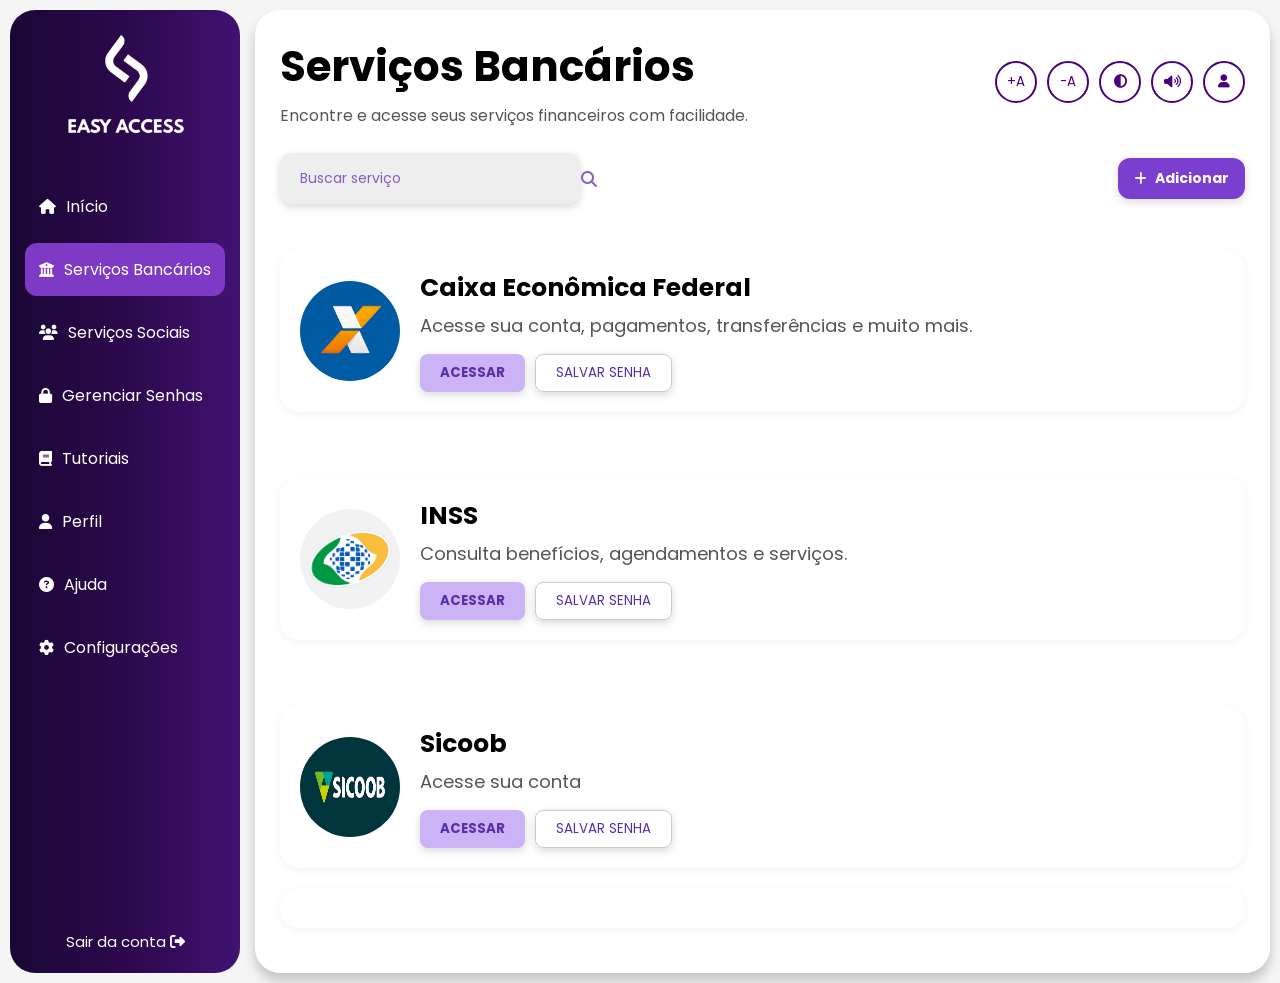
<file: TelaServico.html>
<!DOCTYPE html>
<html lang="pt-br">
<head>
  <meta charset="UTF-8">
  <meta name="viewport" content="width=device-width, initial-scale=1.0">
  <title>Tela Serviço - Easy Access</title>

  <link rel="preconnect" href="https://fonts.googleapis.com">
  <link rel="preconnect" href="https://fonts.gstatic.com" crossorigin>
  <link href="https://fonts.googleapis.com/css2?family=Poppins:wght@300;400;500;600;700;800&display=swap" rel="stylesheet">

  <link rel="stylesheet" href="styleservico.css">
  <link rel="stylesheet" href="https://cdnjs.cloudflare.com/ajax/libs/font-awesome/6.5.2/css/all.min.css">
</head>
<body>

<div class="container">
  <div class="menulateral">
    <div>
      <div class="logo">
        <img src="logoeasy.png" alt="Logo">
      </div>

      <nav>
        <ul>
          <li onclick="abrirPagina('TelaFuncional.html')">
            <i class="fa-solid fa-house">
          </i> Início</li>
          </li>


          <li class="ativo" onclick="abrirPagina('TelaServico.html')">
            <i class="fa-solid fa-building-columns"></i>
            Serviços Bancários
          </li>

          <li onclick="abrirPagina('TelaServicoSocial.html')">
            <i class="fa-solid fa-users"></i>
            Serviços Sociais
          </li>

          <li onclick="abrirPagina('TelaGerenciamentoSenha.html')">
            <i class="fa-solid fa-lock"></i>
            Gerenciar Senhas
          </li>

          <li onclick="abrirPagina('TelaTutorial.html')">
            <i class="fa-solid fa-book"></i>
            Tutoriais
          </li>

          <li onclick="abrirPagina('TelaPerfil.html')">
            <i class="fa-solid fa-user"></i>
            Perfil
          </li>

          <li onclick="abrirPagina('TelaSuporte.html')">
            <i class="fa-solid fa-circle-question"></i>
            Ajuda
          </li>

          <li onclick="abrirPagina('TelaConfiguracao.html')">
            <i class="fa-solid fa-gear"></i>
            Configurações
          </li>
        </ul>
      </nav>
    </div>

    <button class="sairconta" onclick="sairConta()">
      Sair da conta <i class="fa-solid fa-right-from-bracket"></i>
    </button>

</div>

<main class="conteudo">

    <header class="conteudotopo">
      <div>
        <h1>Serviços Bancários</h1>
        <p>Encontre e acesse seus serviços financeiros com facilidade.</p>
      </div>

      <div class="botaolateral">
        <button onclick="aumentarFonte()">+A</button>
        <button onclick="diminuirFonte()">-A</button>
        <button onclick="modoEscuro()">
          <i class="fa-solid fa-circle-half-stroke"></i>
        </button>
        <button onclick="notificacao()">
         <i class="fa-solid fa-volume-high"></i>
        </button>
        <button onclick="perfil()">
          <i class="fa-solid fa-user"></i>
        </button>
      </div>
    </header>

    <div class="linha">
  
            <div class="barra-pesquisa">
                <input type="text" placeholder="Buscar serviço">
            <button>
            <i class="fa-solid fa-magnifying-glass"></i>
            </button>
  </div>

  <button class="botao-adicionar" onclick="abrirPopup()">
    <i class="fa-solid fa-plus"></i>
    Adicionar
</button>

</div>

<br>
<div class="card-banco">
  <img src="logocaixa.jpeg" alt="Caixa" class="logo-banco">

  <div class="info-banco">
    <h3>Caixa Econômica Federal</h3>
    <p>Acesse sua conta, pagamentos, transferências e muito mais.</p>

    <div class="acoes">
      <button class="btn-acessar"
          onclick="window.open('https://www.caixa.gov.br/Paginas/home-caixa.aspx', '_blank')">
          ACESSAR
      </button>
      <button class="btn-senha">SALVAR SENHA</button>
    </div>
  </div>

</div>
<br>
<div class="card-banco">

  <img src="insslogo.jpg" alt="INSS" class="logo-banco">
  <div class="info-banco">
    <h3>INSS</h3>
    <p>Consulta benefícios, agendamentos e serviços.</p>

    <div class="acoes">
      <button class="btn-acessar"
          onclick="window.open('https://meu.inss.gov.br/#/login', '_blank')">
          ACESSAR
      </button>
      <button class="btn-senha">SALVAR SENHA</button>
    </div>
  </div>

</div>
<br>
<div class="card-banco">

  <img src="sicooblogo.png" alt="Sicoob" class="logo-banco">
  <div class="info-banco">
    <h3>Sicoob</h3>
    <p>Acesse sua conta</p>

    <div class="acoes">
      <button class="btn-acessar"
          onclick="window.open('https://www.sicoob.com.br/', '_blank')">
          ACESSAR
      </button>
      <button class="btn-senha">SALVAR SENHA</button>
    </div>
  </div>

</div>
<div class="card-banco">
    <div id="listaBancos">

    <!-- SEUS CARDS JÁ EXISTENTES -->

</div>
</div>

<div class="popup-bancos" id="popupBancos">

    <div class="popup-conteudo">

        <h2>Selecione um banco</h2>

        <div class="opcoes-bancos">

            <button onclick="adicionarBanco('Itaú')">Itaú</button>

            <button onclick="adicionarBanco('Bradesco')">Bradesco</button>

            <button onclick="adicionarBanco('Santander')">Santander</button>

            <button onclick="adicionarBanco('Banco do Brasil')">Banco do Brasil</button>

        </div>

        <button class="fechar-popup" onclick="fecharPopup()">
            Fechar
        </button>

    </div>

</div>


</div>

<script src="script.js"></script>
</body>
</html>
</file>
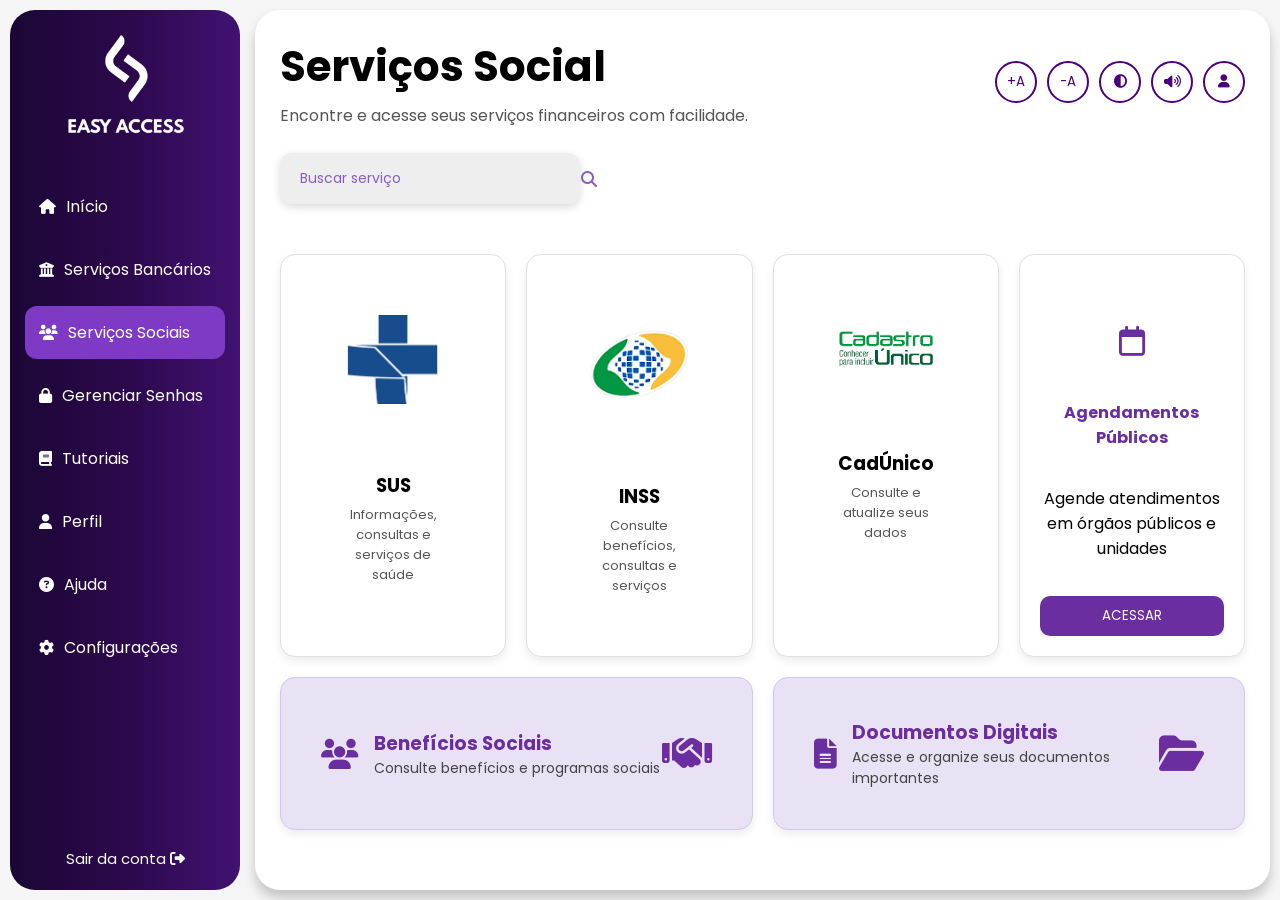
<file: TelaServicoSocial.html>
<!DOCTYPE html>
<html lang="pt-br">
<head>
  <meta charset="UTF-8">
  <meta name="viewport" content="width=device-width, initial-scale=1.0">
  <title>Serviço Social - Easy Access</title>

  <link rel="preconnect" href="https://fonts.googleapis.com">
  <link rel="preconnect" href="https://fonts.gstatic.com" crossorigin>
  <link href="https://fonts.googleapis.com/css2?family=Poppins:wght@300;400;500;600;700;800&display=swap" rel="stylesheet">

  <link rel="stylesheet" href="styleservicosocial.css">
  <link rel="stylesheet" href="https://cdnjs.cloudflare.com/ajax/libs/font-awesome/6.5.2/css/all.min.css">
</head>
<body>

<div class="container">
  <div class="menulateral">
    <div>
      <div class="logo">
        <img src="logoeasy.png" alt="Logo">
      </div>

      <nav>
        <ul>
          <li onclick="abrirPagina('TelaFuncional.html')">
            <i class="fa-solid fa-house">
          </i> Início</li>
          </li>


          <li onclick="abrirPagina('TelaServico.html')">
            <i class="fa-solid fa-building-columns"></i>
            Serviços Bancários
          </li>

          <li class="ativo" onclick="abrirPagina('TelaServicoSocial.html')">
            <i class="fa-solid fa-users"></i>
            Serviços Sociais
          </li>

          <li onclick="abrirPagina('TelaGerenciamentoSenha.html')">
            <i class="fa-solid fa-lock"></i>
            Gerenciar Senhas
          </li>

          <li onclick="abrirPagina('TelaTutorial.html')">
            <i class="fa-solid fa-book"></i>
            Tutoriais
          </li>

          <li onclick="abrirPagina('TelaPerfil.html')">
            <i class="fa-solid fa-user"></i>
            Perfil
          </li>

          <li onclick="abrirPagina('TelaSuporte.html')">
            <i class="fa-solid fa-circle-question"></i>
            Ajuda
          </li>

          <li onclick="abrirPagina('TelaConfiguracao.html')">
            <i class="fa-solid fa-gear"></i>
            Configurações
          </li>
        </ul>
      </nav>
    </div>

    <button class="sairconta" onclick="sairConta()">
      Sair da conta <i class="fa-solid fa-right-from-bracket"></i>
    </button>

</div>

<main class="conteudo">

    <header class="conteudotopo">
      <div>
        <h1>Serviços Social</h1>
        <p>Encontre e acesse seus serviços financeiros com facilidade.</p>
      </div>

      <div class="botaolateral">
        <button onclick="aumentarFonte()">+A</button>
        <button onclick="diminuirFonte()">-A</button>
        <button onclick="modoEscuro()">
          <i class="fa-solid fa-circle-half-stroke"></i>
        </button>
        <button onclick="notificacao()">
          <i class="fa-solid fa-volume-high"></i>
        </button>
        <button onclick="perfil()">
          <i class="fa-solid fa-user"></i>
        </button>
      </div>
    </header>

    <div class="linha">
  
            <div class="barra-pesquisa">
                <input type="text" id="buscar" placeholder="Buscar serviço">
            <button>
            <i class="fa-solid fa-magnifying-glass"></i>
            </button>
  </div>
  <br><br>
  <div class="cards-servicos">

  <div class="card-servico"
      onclick="window.open('https://www.gov.br/saude/pt-br', '_blank')">

      <img src="logosussocial.png" alt="SUS">

      <h3>SUS</h3>

      <p>Informações, consultas e serviços de saúde</p>

</div>

  <div class="card-servico"
      onclick="window.open('https://meu.inss.gov.br/#/login', '_blank')">

    <img src="INSS (1).png" alt="INSS">
    <h3>INSS</h3>
    <p>Consulte benefícios, consultas e serviços</p>
  </div>

  <div class="card-servico"
    onclick="window.open('https://cadunico.dataprev.gov.br/#/', '_blank')">
    <img src="CADUNICO.png" alt="CadÚnico">
    <h3>CadÚnico</h3>
    <p>Consulte e atualize seus dados</p>
  </div>

  <div class="card card-lateral">
    <div class="icone-topo">
      <br>
    <i class="fa-regular fa-calendar"></i>
    </div>
    <h4>Agendamentos Públicos</h4>
    <p>Agende atendimentos em órgãos públicos e unidades</p>
   <button onclick="abrirModalAgendamento()">ACESSAR</button>
  </div>
</div>

<div class="modal" id="modalAgendamento">

  <div class="modal-conteudo">

    <h2>Agendar Atendimento</h2>

    <p>Qual serviço social você deseja?</p>

    <select id="servicoSocial">

      <option>SUS</option>

      <option>INSS</option>

      <option>CadÚnico</option>

    </select>

    <br><br>

    <p>Escolha uma data:</p>

    <input type="date" id="dataAgendamento">

    <br><br>

    <button onclick="confirmarAgendamento()">
      Confirmar
    </button>

    <button type="button" onclick="fecharModal()">
      Fechar
    </button>

  </div>

</div>

<div class="container-beneficios">

  <div class="card-beneficios">
    <div class="info">
      <i class="fa-solid fa-users"></i>
      <div>
        <h3>Benefícios Sociais</h3>
        <p>Consulte benefícios e programas sociais</p>
      </div>
    </div>

    <div class="icone">
      <i class="fa-solid fa-handshake"></i>
    </div>
  </div>

  <div class="card-beneficios">
    <div class="info">
      <i class="fa-solid fa-file-lines"></i>
      <div>
        <h3>Documentos Digitais</h3>
        <p>Acesse e organize seus documentos importantes</p>
      </div>
    </div>

    <div class="icone">
      <i class="fa-solid fa-folder-open"></i>
    </div>
  </div>

</div>

<script src="script.js"></script>

</div>

</body>
</html>
</file>
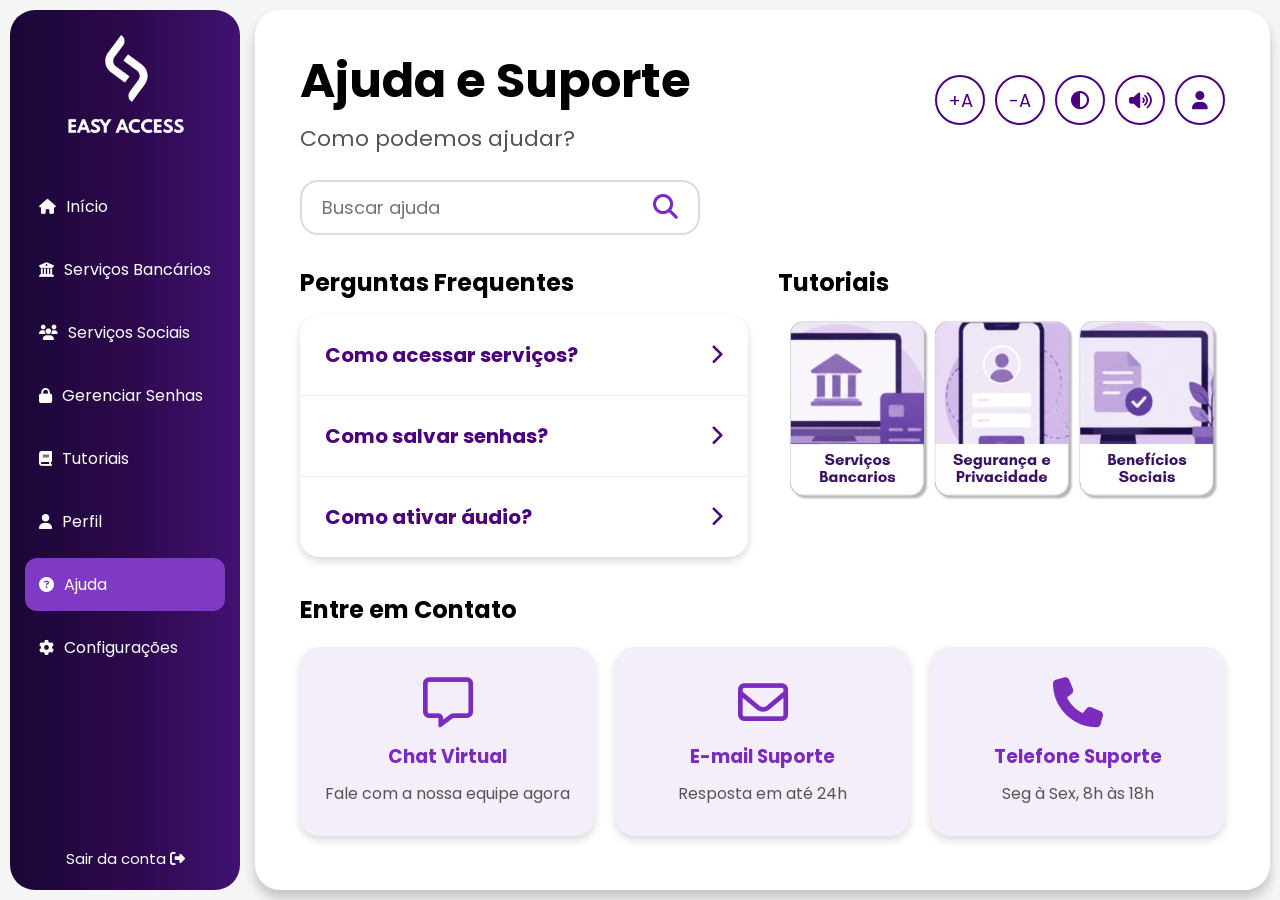
<file: TelaSuporte.html>
<!DOCTYPE html>
<html lang="pt-br">
<head>
  <meta charset="UTF-8">
  <meta name="viewport" content="width=device-width, initial-scale=1.0">
  <title>Suporte - Easy Access</title>

  <link rel="preconnect" href="https://fonts.googleapis.com">
  <link rel="preconnect" href="https://fonts.gstatic.com" crossorigin>

  <link href="https://fonts.googleapis.com/css2?family=Poppins:wght@300;400;500;600;700;800&display=swap" rel="stylesheet">

  <link rel="stylesheet" href="stylesuporte.css">

  <link rel="stylesheet" href="https://cdnjs.cloudflare.com/ajax/libs/font-awesome/6.5.2/css/all.min.css">
</head>

<body>

<div class="container">

  <div class="menulateral">

    <div>

      <div class="logo">
        <img src="logoeasy.png" alt="Logo">
      </div>

      <nav>

        <ul>

          <li onclick="abrirPagina('TelaFuncional.html')">
            <i class="fa-solid fa-house"></i>
            Início
          </li>

          <li onclick="abrirPagina('TelaServico.html')">
            <i class="fa-solid fa-building-columns"></i>
            Serviços Bancários
          </li>

          <li onclick="abrirPagina('TelaServicoSocial.html')">
            <i class="fa-solid fa-users"></i>
            Serviços Sociais
          </li>

          <li onclick="abrirPagina('TelaGerenciamentoSenha.html')">
            <i class="fa-solid fa-lock"></i>
            Gerenciar Senhas
          </li>

          <li onclick="abrirPagina('TelaTutorial.html')">
            <i class="fa-solid fa-book"></i>
            Tutoriais
          </li>

          <li onclick="abrirPagina('TelaPerfil.html')">
            <i class="fa-solid fa-user"></i>
            Perfil
          </li>

          <li class="ativo" onclick="abrirPagina('TelaSuporte.html')">
            <i class="fa-solid fa-circle-question"></i>
            Ajuda
          </li>

          <li onclick="abrirPagina('TelaConfiguracao.html')">
            <i class="fa-solid fa-gear"></i>
            Configurações
          </li>

        </ul>

      </nav>

    </div>

    <button class="sairconta" onclick="sairConta()">
      Sair da conta
      <i class="fa-solid fa-right-from-bracket"></i>
    </button>

  </div>

  <main class="conteudo">

    <header class="conteudotopo">

      <div>

        <h1>Ajuda e Suporte</h1>

        <p>Como podemos ajudar?</p>

      </div>

      <div class="botaolateral">

        <button onclick="aumentarFonte()">+A</button>

        <button onclick="diminuirFonte()">-A</button>

        <button onclick="modoEscuro()">
          <i class="fa-solid fa-circle-half-stroke"></i>
        </button>

        <button onclick="notificacao()">
          <i class="fa-solid fa-volume-high"></i>
        </button>

        <button onclick="perfil()">
          <i class="fa-solid fa-user"></i>
        </button>

      </div>

    </header>

    <!-- BUSCA -->

    <div class="buscar-ajuda">

      <input type="text" placeholder="Buscar ajuda">

      <i class="fa-solid fa-magnifying-glass"></i>

    </div>

    <!-- CONTEÚDO AJUDA -->

    <div class="conteudo-ajuda">

      <!-- PERGUNTAS -->

      <div class="perguntas">

        <h2>Perguntas Frequentes</h2>

        <div class="card-pergunta">

          <div class="item-pergunta" onclick="abrirPopupPergunta(
          'Como acessar serviços?',
          'Para acessar os serviços disponíveis, utilize o menu lateral da plataforma. Escolha a categoria desejada e clique na opção correspondente. Você também pode acessar os tutoriais para receber ajuda detalhada.'
          )">

            <span>Como acessar serviços?</span>

            <i class="fa-solid fa-chevron-right"></i>

          </div>

          <div class="item-pergunta" onclick="abrirPopupPergunta(
          'Como salvar senhas?',
          'Acesse a área de gerenciamento de senhas e clique em adicionar nova senha. Preencha os dados solicitados e confirme o salvamento. Suas informações serão armazenadas com segurança.'
          )">

            <span>Como salvar senhas?</span>

            <i class="fa-solid fa-chevron-right"></i>

          </div>

          <div class="item-pergunta" onclick="abrirPopupPergunta(
          'Como ativar áudio?',
          'Entre na área de configurações e habilite a leitura de tela. Após ativar, o sistema poderá utilizar recursos sonoros para auxiliar na navegação e acessibilidade.'
          )">

            <span>Como ativar áudio?</span>

            <i class="fa-solid fa-chevron-right"></i>

          </div>

        </div>

      </div>

      <!-- TUTORIAIS -->

      <div class="tutoriais">

        <h2>Tutoriais</h2>

        <div class="box-tutorial">

          <img src="LOGOTUTORIAL.jpeg" alt="Tutorial">

        </div>

      </div>

    </div>

    <!-- CONTATO -->

    <div class="contato">

      <h2>Entre em Contato</h2>

      <div class="cards-contato">

        <div class="card-contato">

          <i class="fa-regular fa-message"></i>

          <h3>Chat Virtual</h3>

          <p>Fale com a nossa equipe agora</p>

        </div>

        <div class="card-contato">

          <i class="fa-regular fa-envelope"></i>

          <h3>E-mail Suporte</h3>

          <p>Resposta em até 24h</p>

        </div>

        <div class="card-contato">

          <i class="fa-solid fa-phone"></i>

          <h3>Telefone Suporte</h3>

          <p>Seg à Sex, 8h às 18h</p>

        </div>

      </div>

    </div>

  </main>

</div>

<!-- POPUP -->

<div class="popup-ajuda" id="popupAjuda">

  <div class="popup-conteudo-ajuda">

    <div class="topo-popup">

      <h2 id="tituloPopup"></h2>

      <button onclick="fecharPopupAjuda()">

        <i class="fa-solid fa-xmark"></i>

      </button>

    </div>

    <p id="textoPopup"></p>

  </div>

</div>



<script src="script.js"></script>

</body>
</html>
</file>
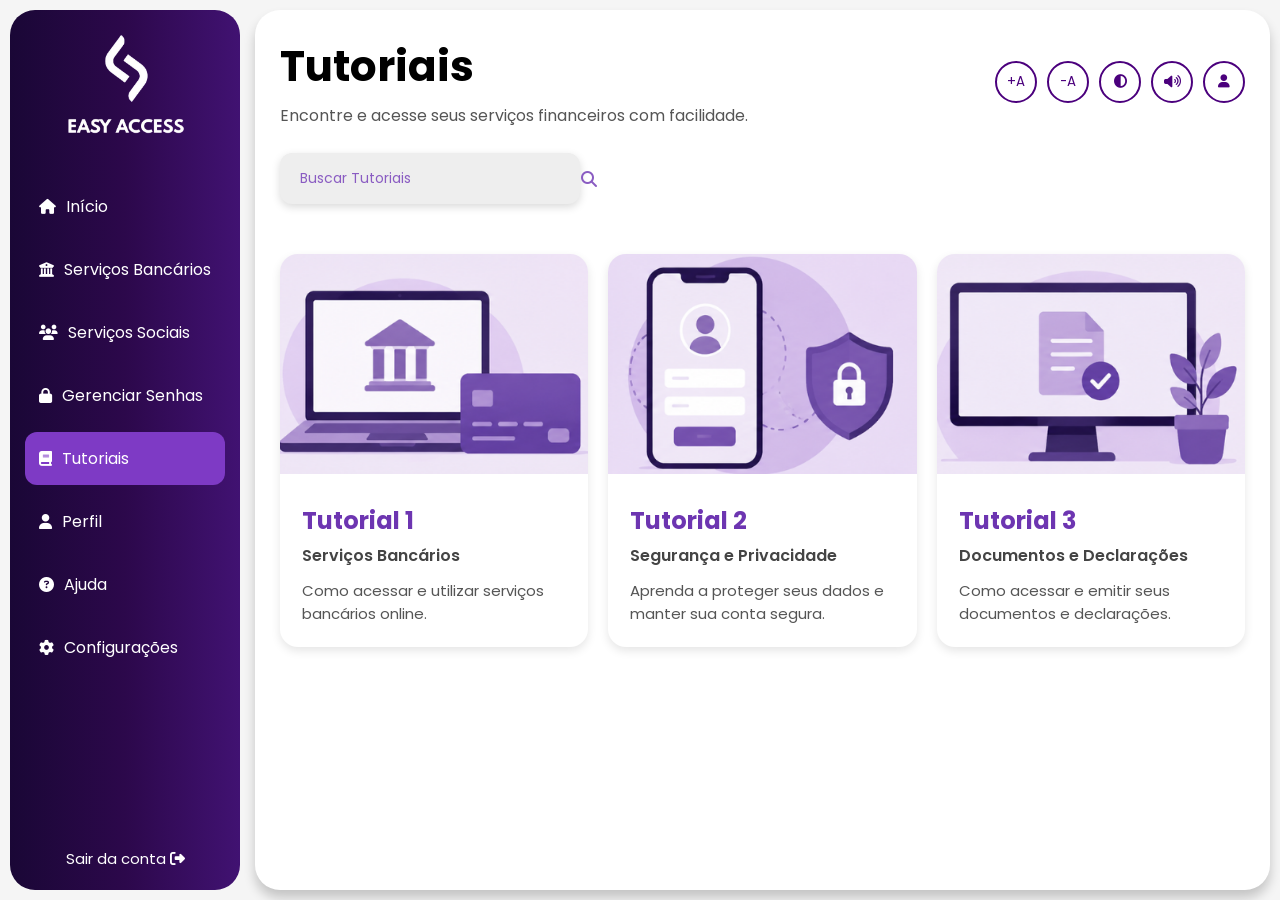
<file: TelaTutorial.html>
<!DOCTYPE html>
<html lang="pt-br">
<head>
  <meta charset="UTF-8">
  <meta name="viewport" content="width=device-width, initial-scale=1.0">
  <title>Tutoriais - Easy Access</title>

  <link rel="preconnect" href="https://fonts.googleapis.com">
  <link rel="preconnect" href="https://fonts.gstatic.com" crossorigin>
  <link href="https://fonts.googleapis.com/css2?family=Poppins:wght@300;400;500;600;700;800&display=swap" rel="stylesheet">

  <link rel="stylesheet" href="styletutorial.css">
  <link rel="stylesheet" href="https://cdnjs.cloudflare.com/ajax/libs/font-awesome/6.5.2/css/all.min.css">
</head>
<body>

<div class="container">
  <div class="menulateral">
    <div>
      <div class="logo">
        <img src="logoeasy.png" alt="Logo">
      </div>

       <nav>
        <ul>
          <li onclick="abrirPagina('TelaFuncional.html')">
            <i class="fa-solid fa-house">
          </i> Início</li>
          </li>


          <li onclick="abrirPagina('TelaServico.html')">
            <i class="fa-solid fa-building-columns"></i>
            Serviços Bancários
          </li>

          <li onclick="abrirPagina('TelaServicoSocial.html')">
            <i class="fa-solid fa-users"></i>
            Serviços Sociais
          </li>

          <li onclick="abrirPagina('TelaGerenciamentoSenha.html')">
            <i class="fa-solid fa-lock"></i>
            Gerenciar Senhas
          </li>

          <li  class="ativo" onclick="abrirPagina('TelaTutorial.html')">
            <i class="fa-solid fa-book"></i>
            Tutoriais
          </li>

          <li onclick="abrirPagina('TelaPerfil.html')">
            <i class="fa-solid fa-user"></i>
            Perfil
          </li>

          <li onclick="abrirPagina('TelaSuporte.html')">
            <i class="fa-solid fa-circle-question"></i>
            Ajuda
          </li>

          <li onclick="abrirPagina('TelaConfiguracao.html')">
            <i class="fa-solid fa-gear"></i>
            Configurações
          </li>
        </ul>
      </nav>
    </div>
    <button class="sairconta" onclick="sairConta()">
      Sair da conta <i class="fa-solid fa-right-from-bracket"></i>
    </button>
</div>

<main class="conteudo">
    <header class="conteudotopo">
      <div>
        <h1>Tutoriais</h1>
        <p>Encontre e acesse seus serviços financeiros com facilidade.</p>
      </div>

      <div class="botaolateral">
        <button onclick="aumentarFonte()">+A</button>
        <button onclick="diminuirFonte()">-A</button>
        <button onclick="modoEscuro()">
          <i class="fa-solid fa-circle-half-stroke"></i>
        </button>
        <button onclick="notificacao()">
          <i class="fa-solid fa-volume-high"></i>
        </button>
        <button onclick="perfil()">
          <i class="fa-solid fa-user"></i>
        </button>
      </div>
    </header>

    <div class="linha">
  
            <div class="barra-pesquisa">
                <input type="text" id="buscar" placeholder="Buscar Tutoriais">
            <button>
            <i class="fa-solid fa-magnifying-glass"></i>
            </button>
  </div>
  <br><br>
  <div class="grid-tutoriais">

    <div class="card-tutorial">
       
    <img src="capatutorial01.png" 
     alt="Tutorial 1"
     onclick="window.open('TelaTutorialImage.html', '_blank')">
        

        <div class="info-tutorial">

            <div>
                <h3>Tutorial 1</h3>
                <h4>Serviços Bancários</h4>
                <p>Como acessar e utilizar serviços bancários online.</p>
            </div>
        </div>
    </div>

    <div class="card-tutorial">
    <a href="https://www.youtube.com/watch?v=SEU_LINK" target="_blank">
    <img src="capatutorial02.png" alt="Tutorial 2">
    </a>

        <div class="info-tutorial">
            <div>
                <h3>Tutorial 2</h3>
                <h4>Segurança e Privacidade</h4>
                <p>Aprenda a proteger seus dados e manter sua conta segura.</p>
            </div>
        </div>

    </div>

    <div class="card-tutorial">
        <a href="https://www.youtube.com/watch?v=SEU_LINK" target="_blank">
            <img src="capatutorial03.png" alt="Tutorial 1">
        </a>

        <div class="info-tutorial">
            <div>
                <h3>Tutorial 3</h3>
                <h4>Documentos e Declarações</h4>
                <p>
                    Como acessar e emitir seus documentos e declarações.
                </p>
            </div>

        </div>

    </div>

</div>
</div>

<script src="script.js"></script>

</body>
</html>
</file>
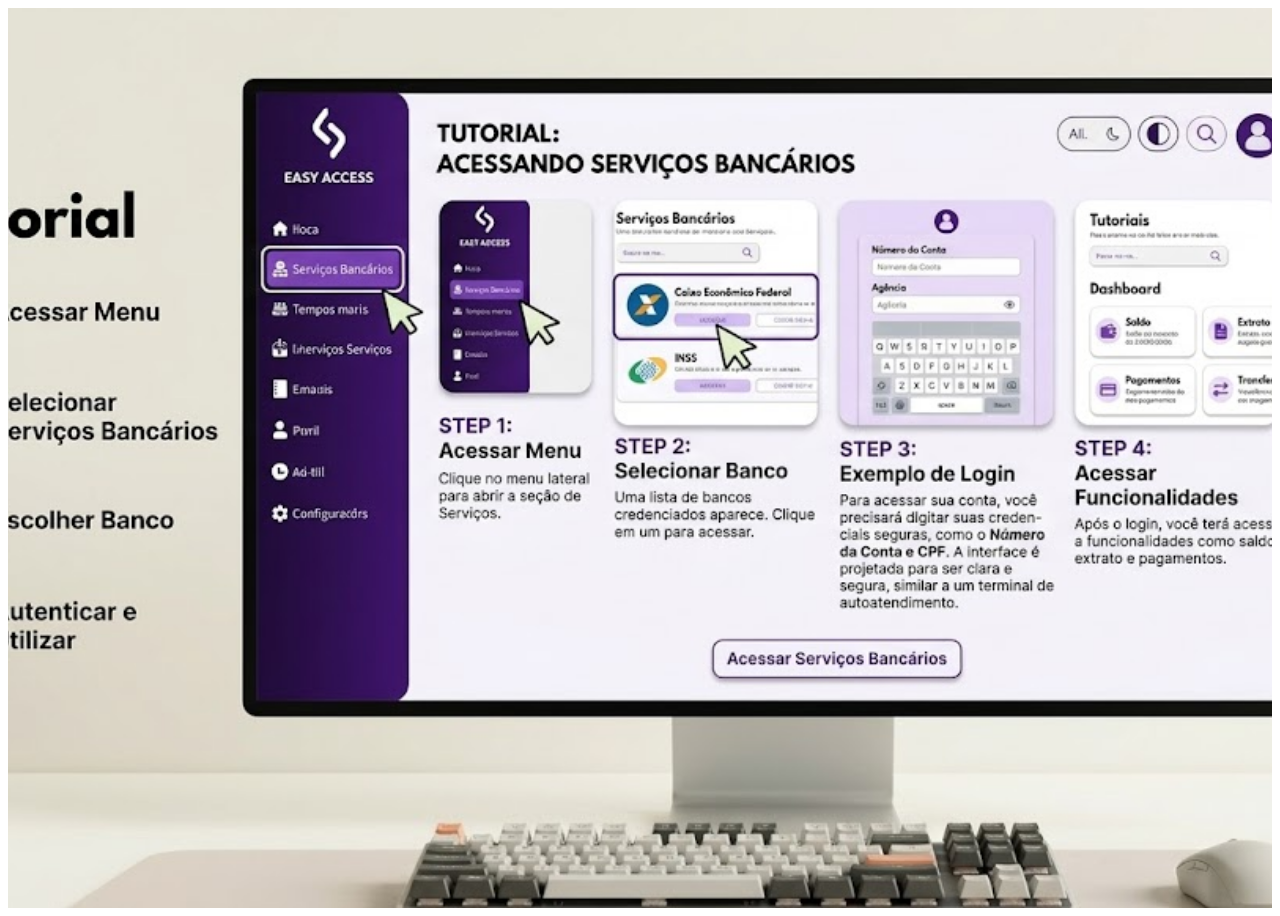
<file: TelaTutorialImage.html>
<!DOCTYPE html>
<html lang="en">
<head>
    <meta charset="UTF-8">
    <meta name="viewport" content="width=device-width, initial-scale=1.0">
    <title>Tutorial - Easy Acess</title>
    <link rel="stylesheet" href="styletutorialimage.css">
</head>
<body>
    <div class="imagem-tela">
    <img src="TelaLogoimage.jpeg" alt="Tutorial">
    </div>
    
</body>
</html>
</file>
<file: style.css>
* {
  margin: 0;
  padding: 0;
  box-sizing: border-box;
}

html {
  scroll-behavior: smooth;
}

body {
  font-family: 'Poppins', sans-serif;
  background: #ffffff;
  color: #222;
  line-height: 1.6;
}

.container {
  width: min(1400px, calc(100% - 48px));
  margin: 0 auto;
}

/* ================= HEADER ================= */
.header {
  position: sticky;
  top: 0;
  background: rgba(255, 255, 255, 0.95);
  backdrop-filter: blur(10px);
  z-index: 1000;
  border-bottom: 1px solid #eee;
}

.nav {
  display: flex;
  align-items: center;
  justify-content: space-between;
  padding: 20px 0;
}

.nav-link {
  color: #222;
  text-decoration: none;
  transition: 0.3s;
}

.nav-link.active {
  color: #7e3ac5;
  font-weight: 700;
}

/* Logo */
.logo {
    display: flex;
    align-items: center;
    gap: 10px;
    font-weight: 800;
    color: #3b0f68;
  }
  
  .logo-img {
    width: 48px;      /* ajuste o tamanho como desejar */
    height: 48px;
    object-fit: contain;
  }
  
  .logo span {
    font-size: 22px;
  }

.menu {
  display: flex;
  gap: 40px;
}

.menu a {
  text-decoration: none;
  color: #333;
  font-weight: 500;
  transition: 0.3s;
}

.menu a:hover,
.menu a.active {
  color: #7e3ac5;
  text-decoration: underline;
}

.btn {
  display: inline-block;
  text-decoration: none;
  border-radius: 14px;
  font-weight: 600;
  transition: 0.3s;
}

.btn-login,
.btn-primary {
  background: linear-gradient(135deg, #7e3ac5, #9333ea);
  color: white;
  padding: 14px 28px;
  box-shadow: 0 6px 15px rgba(124, 58, 237, 0.25);
}

.btn:hover {
  transform: translateY(-2px);
}

.btn-light {
  background: white;
  color: #7e3ac5;
  padding: 14px 28px;
  font-weight: 700;
}

/* ================= CONTAINER 1 ================= */
.container1 {
  /* Diminui o espaço entre o menu e o container roxo */
  padding-top: 20px;

  /* Mantém o espaço inferior igual ao original */
  padding-bottom: 30px;
}

.container1-content {
  background: #f5efff;
  border: 2px solid #d9c8ff;
  border-radius: 32px;

  /* DIMINUI A ALTURA DO CONTAINER */
  padding: 20px 60px;   /* antes estava 60px 60px */

  width: 100%;
  max-width: 1400px;
  margin: 0 auto;

  display: grid;
  grid-template-columns: 1.1fr 1fr;
  gap: 40px;
  align-items: center;
}

.container1 h1 {
  font-size: 64px;
  line-height: 1.1;
  color: #7e3ac5;
  font-weight: 800;
  margin-bottom: 30px;
}

.highlight {
  color: #3b0f68;
  white-space: nowrap;
}
.container1 p {
  font-size: 20px;
  color: #333;
  margin-bottom: 30px;
}

.container1-image {
  display: flex;
  justify-content: center;
  align-items: center;
  width: 100%;

  /* Move a imagem um pouco para a esquerda e para baixo */
  position: relative;
  left: -60px;   /* valores negativos movem para a esquerda */
  top: 30px;     /* valores positivos movem para baixo */
}

/* Imagem do Hero */
.container1-img {
  max-width: none;
  width: 550px;
  height: auto;
  object-fit: contain;
}

/* ================= SECTION HEADER COMO FUNCIONA ================= */
.how {
  padding: 40px 0;
  margin-bottom: 5px;
}

.section-header {
  display: flex;
  align-items: flex-start;
  justify-content: space-between;
  gap: 60px;
  margin-bottom: 35px;
}

.section-header h2 {
  flex: 1;
  margin: 0;

  /* Mantém exatamente o texto:
     "Um sistema completo,
      fácil de usar e feito pra você!" */
  font-size: 28px;
  font-weight: 800;
  line-height: 1.1;
  color: #111111;           /* texto escuro e forte, como na imagem */
}

.section-header p {
  flex: 1;
  margin: 0;
  max-width: none;
  text-align: right;
  font-size: 20px;
  font-weight: 400;
  line-height: 1.6;
  color: #7e3ac5;           /* roxo */
}

/* Responsivo */
@media (max-width: 992px) {
  .section-header {
    flex-direction: column;
    text-align: center;
    gap: 20px;
  }

  .section-header h2 {
    font-size: 40px;
  }

  .section-header p {
    font-size: 18px;
  }
}


/* ================= SERVICES ================= */
/* Mantém os 3 cards lado a lado */
.services {
  display: grid;
  grid-template-columns: repeat(3, 1fr);
  gap: 24px;
  margin-bottom: 60px;
  margin-top: 0px;
}

/* Card compacto */
.service-card {
  display: flex;
  flex-direction: column;
  gap: 12px;

  padding: 20px 24px;
  background: white;
  border: 1px solid #e5e5e5;
  border-radius: 24px;
  box-shadow: 0 8px 20px rgba(0, 0, 0, 0.06);

  /* Importante para o ícone absoluto */
  position: relative;
}

/* Primeira linha: título alinhado ao lado do ícone */
.service-card h3 {
  margin: 0 0 0 72px;   /* espaço para o ícone */
  min-height: 56px;     /* mesma altura do ícone */
  display: flex;
  align-items: center;

  font-size: 22px;
  line-height: 1.2;
  color: #7e3ac5;
}

/* Texto abaixo ocupando toda a largura */
.service-card p {
  margin: 0;
  font-size: 14px;
  line-height: 1.5;
  color: #555;
}

/* Ícone posicionado ao lado do título */
.icon {
  position: absolute;
  top: 20px;
  left: 24px;

  width: 56px;
  height: 56px;
  margin: 0;

  border-radius: 50%;
  background: #f3e8ff;
  display: flex;
  align-items: center;
  justify-content: center;
}

.icon img {
  width: 32px;
  height: 32px;
  object-fit: contain;
}

/* ================= STEPS ================= */
.steps {
  background: #f7f0ff;
  border: 2px solid #dcc7ff;
  border-radius: 30px;
  padding: 25px 30px;

  width: 100%;
  box-sizing: border-box;

  /* Move o container um pouco para cima */
  margin-top: -20px; /* aumente para -30px ou -40px se quiser subir mais */
}



.steps-grid {
  display: grid;

  /* passo | seta | passo | seta | passo | seta | passo */
  grid-template-columns: auto 40px auto 40px auto 40px auto;

  /* Centraliza todo o conjunto dentro do container roxo */
  justify-content: center;
  align-items: start;

  /* Espaçamento uniforme entre todas as colunas */
  column-gap: 50px;
}

/* Setas entre os passos */
.step-arrow {
  width: 40px;              /* mesma largura definida no grid */
  display: flex;
  align-items: center;
  justify-content: center;

  font-size: 28px;
  color: #7c3aed;
  font-weight: bold;
}

/* Cada passo */
.step {
  text-align: center;
  max-width: 180px;

  display: flex;
  flex-direction: column;
  align-items: center;
}

/* Ícone */
.step-icon {
  width: 70px;          /* antes era 80px */
  height: 70px;
  margin: 0 auto 1px;

  display: flex;
  align-items: center;
  justify-content: center;
}

.step-icon img {
  width: 50px;          /* antes era 60px */
  height: 50px;
  object-fit: contain;
}

/* Título principal */
.steps h3 {
  text-align: center;
  color: #5b21b6;
  font-size: 24px;      /* antes era 30px */
  margin-bottom: 20px;  /* antes era 30px */
  line-height: 1.3;
}

/* Título do passo */
.step h4 {
  color: #5b21b6;
  font-size: 18px;
  min-height: 44px;
  margin-bottom: 6px;

  display: flex;
  align-items: center;
  justify-content: center;
  text-align: center;

  /* Impede a quebra de linha */
  white-space: nowrap;
}

/* Texto */
.step p {
  font-size: 13px;
  line-height: 1.4;
  margin: 0;
}

.step-last-text {
  max-width: 160px;   /* controla onde quebra */
  margin: 0 auto;
  white-space: nowrap;
}

/* ================= SOBRE NÓS ================= */
.about {
  padding: 30px 30px;
}

.about-content {
  display: grid;
  grid-template-columns: 1.4fr 0.9fr;
  gap: 50px;
  align-items: center;
}

.about h2 {
  font-size: 55px;
  margin-bottom: 20px;
  font-weight: 800;
}

.about h3 {
  color: #7e3ac5;
  font-size: 28px;
  margin-bottom: 20px;
}

.about p {
  font-size: 22px;
  color: #333;
}

.about-card {
  background: #f5efff;
  border: 2px solid #d8c5ff;
  border-radius: 24px;
  padding: 50px 40px;
  text-align: center;
}

.heart-icon {
  width: 75px;
  height: 75px;
  margin: 0 auto 20px;

  display: flex;
  align-items: center;
  justify-content: center;
}

.heart-icon img {
  width: 100%;
  height: 100%;
  object-fit: contain;
}

/* ================= CTA ================= */

.cta-box {
  background: linear-gradient(135deg, #4c1d95, #9333ea);
  color: white;
  border-radius: 30px;
  padding: 28px 40px;
  display: flex;
  align-items: center;
  justify-content: space-between;
  gap: 30px;
  box-shadow: 0 20px 40px rgba(109, 40, 217, 0.25);
  margin-bottom: 32px;
  margin-top: 42px;
}

/* LEFT */
.cta-left {
  display: flex;
  align-items: center;
  gap: 22px;

  flex: 1;
  min-width: 0;
}

/* LOGO */
.cta-logo {
  width: 70px;
  height: 70px;

  flex-shrink: 0;
}

.cta-logo img {
  width: 100%;
  height: 100%;
  object-fit: contain;
  display: block;
}

/* TEXTOS */
.cta-content {
  flex: 1;
  min-width: 0;
}

.cta-content h2 {
  font-size: 42px;
  line-height: 1.1;
  margin: 0 0 10px;
  font-weight: 800;

  /* REMOVE O NOWRAP */
}

.cta-content p {
  font-size: 20px;
  margin: 0;
  opacity: 0.95;
}

/* BOTÃO */
.btn-light {
  background: white;
  color: #7e3ac5;

  padding: 16px 30px;

  border-radius: 16px;
  font-weight: 700;
  text-decoration: none;

  min-width: 220px;

  display: flex;
  align-items: center;
  justify-content: center;

  flex-shrink: 0;
}

/* ================= RESPONSIVO ================= */
@media (max-width: 992px) {
  .menu {
    display: none;
  }

  .hero-content,
  .services,
  .about-content,
  .cta-box {
    grid-template-columns: 1fr;
    flex-direction: column;
  }

  .hero h1 {
    font-size: 42px;
  }

  .section-header h2,
  .about h2 {
    font-size: 42px;
  }

  .steps-grid {
    grid-template-columns: 1fr;
  }

  .step-arrow {
    display: none;
  }

  .cta h2 {
    font-size: 32px;
  }

  .hero-content {
    padding: 35px;
  }
}

@media (max-width: 576px) {
  .container {
    width: min(100%, calc(100% - 24px));
  }

  .hero h1 {
    font-size: 34px;
  }

  .hero p,
  .section-header p,
  .about p {
    font-size: 16px;
  }

  .btn-login,
  .btn-primary,
  .btn-light {
    padding: 12px 22px;
  }

  .logo span {
    font-size: 16px;
  }
}
</file>
<file: stylecadastro.css>
/* RESET */
* {
    margin: 0;
    padding: 0;
    box-sizing: border-box;
}

body {
    font-family: 'Poppins', sans-serif;
    background: linear-gradient(135deg, #f7f4ff, #efecf8);
    color: #3b0f68;
    min-height: 100vh;
}

/* =========================
   MENU SUPERIOR
========================= */
.top-header {
    width: 100%;
    height: 74px;
    background: #ffffff;
    display: flex;
    justify-content: space-between;
    align-items: center;
    padding: 0 50px;
    box-shadow: 0 2px 8px rgba(0, 0, 0, 0.08);
}

.logo {
    display: flex;
    align-items: center;
    gap: 14px;
    font-weight: 800;
    font-size: 22px;
    color: #3b0f68;
}

.logo img {
    width: 42px;
    height: 42px;
    object-fit: contain;
}

.header-right {
    display: flex;
    align-items: center;
    gap: 20px;
}

.header-text {
    font-size: 18px;
    color: #7e3ac5;
    font-weight: 500;
}

.btn-cadastrar {
    background: linear-gradient(90deg, #491d75, #7e3ac5);
    color: #ffffff;
    text-decoration: none;
    font-weight: 700;
    font-size: 15px;
    padding: 12px 24px;
    border-radius: 10px;
    box-shadow: 0 4px 10px rgba(109, 40, 217, 0.3);
    transition: 0.3s;
}

.btn-cadastrar:hover {
    transform: translateY(-2px);
    box-shadow: 0 6px 14px rgba(109, 40, 217, 0.35);
}

/* =========================
   CONTEÚDO PRINCIPAL
========================= */
.cadastro-page {
    padding: 20px 40px;
}

.cadastro-container {
    max-width: 1350px;
    margin: 0 auto;
    background: #ffffff;
    border: 1px solid #ddd6fe;
    border-radius: 28px;
    overflow: hidden;
    display: grid;
    grid-template-columns: 1fr 1.25fr;
    min-height: 780px;
    box-shadow: 0 10px 30px rgba(124, 58, 237, 0.06);
}

/* =========================
   LADO ESQUERDO
========================= */
.left-panel {
    background: #f8f5ff;
    display: flex;
    align-items: center;
    justify-content: center;
    padding: 40px 50px;
}

.left-content {
    max-width: 520px;
    width: 100%;
    display: flex;
    flex-direction: column;
    align-items: center;
    text-align: center;
}

.left-content h1 {
    font-size: 42px;
    line-height: 1.15;
    font-weight: 800;
    color: #3b0f68;
    margin-bottom: 16px;
    white-space: nowrap;
}

.left-content h1 span {
    color: #7e3ac5;
}

.left-content p {
    font-size: 18px;
    line-height: 1.6;
    color: #3b0f68;
    margin-bottom: 25px;
}

.illustration {
    display: flex;
    justify-content: center;
    width: 100%;
}

.illustration img {
    width: 100%;
    max-width: 360px;
    object-fit: contain;
}

/* =========================
   LADO DIREITO
========================= */
.right-panel {
    background: #ffffff;
    display: flex;
    align-items: center;
    justify-content: center;
    padding: 40px 70px;
}

.form-box {
    width: 100%;
    max-width: 560px;
}

.form-box h2 {
    font-size: 44px;
    font-weight: 800;
    color: #3b0f68;
    margin-bottom: 30px;
}

.form-group {
    margin-bottom: 18px;
}

.form-group label {
    display: block;
    font-size: 16px;
    font-weight: 600;
    color: #3b0f68;
    margin-bottom: 6px;
}

.form-group input,
.form-group select {
    width: 100%;
    height: 52px;
    border: 2px solid #e2ddf7;
    border-radius: 12px;
    padding: 0 18px;
    font-size: 16px;
    font-family: 'Poppins', sans-serif;
    color: #3b0f68;
    outline: none;
    background: #ffffff;
    transition: 0.3s;
}

.form-group input:focus,
.form-group select:focus {
    border-color: #7e3ac5;
    box-shadow: 0 0 4px rgba(124, 58, 237, 0.08);
}

.form-group input::placeholder {
    color: #7b7ea5;
}

/* Remove seta padrão e padroniza select */
.form-group select {
    cursor: pointer;
    appearance: none;
    -webkit-appearance: none;
    -moz-appearance: none;
    background-image: linear-gradient(45deg, transparent 50%, #7e3ac5 50%),
                      linear-gradient(135deg, #7e3ac5 50%, transparent 50%);
    background-position:
        calc(100% - 22px) calc(50% - 3px),
        calc(100% - 16px) calc(50% - 3px);
    background-size: 6px 6px, 6px 6px;
    background-repeat: no-repeat;
    padding-right: 45px;
}

/* =========================
   BOTÃO CADASTRAR
========================= */
.btn-submit {
    width: 100%;
    height: 56px;
    border: none;
    border-radius: 14px;
    background: linear-gradient(90deg, #491d75, #7e3ac5);
    color: #ffffff;
    font-size: 20px;
    font-weight: 700;
    font-family: 'Poppins', sans-serif;
    cursor: pointer;
    margin-top: 10px;
    box-shadow: 0 8px 20px rgba(91, 33, 182, 0.25);
    transition: 0.3s;
}

.btn-submit:hover {
    transform: translateY(-2px);
    box-shadow: 0 10px 24px rgba(91, 33, 182, 0.3);
}

/* =========================
   RESPONSIVO
========================= */
@media (max-width: 1024px) {
    .cadastro-container {
        grid-template-columns: 1fr;
        min-height: auto;
    }

    .left-panel {
        display: none;
    }

    .top-header {
        padding: 15px 20px;
        flex-direction: column;
        height: auto;
        gap: 10px;
    }

    .header-right {
        flex-direction: column;
        gap: 10px;
    }

    .cadastro-page {
        padding: 20px;
    }

    .right-panel {
        padding: 40px;
    }

    .form-box h2 {
        font-size: 36px;
    }
}
</file>
<file: stylelogin.css>
/* RESET */
* {
    margin: 0;
    padding: 0;
    box-sizing: border-box;
}

body {
   font-family: 'Poppins', sans-serif;
    background: linear-gradient(135deg, #f7f4ff, #efecf8);
    color: #3b0f68;
    min-height: 100vh;
}

/* =========================
   MENU SUPERIOR
========================= */
.top-header {
    width: 100%;
    height: 74px;
    background: #ffffff;
    display: flex;
    justify-content: space-between;
    align-items: center;
    padding: 0 50px;
    box-shadow: 0 2px 8px rgba(0, 0, 0, 0.08);
}

.logo {
    display: flex;
    align-items: center;
    gap: 14px;
    font-weight: 800;
    font-size: 22px;
    color: #3b0f68;
}

  .logo-img {
    width: 48px;      /* ajuste o tamanho como desejar */
    height: 48px;
    object-fit: contain;
  }
  
  .logo span {
    font-size: 22px;
  }

.header-right {
    display: flex;
    align-items: center;
    gap: 20px;
}

.header-text {
    font-size: 18px;
    color: #7e3ac5;
    font-weight: 500;
}

.btn-cadastrar {
    background: linear-gradient(90deg, #491d75, #7e3ac5);
    color: #ffffff;
    text-decoration: none;
    font-weight: 700;
    font-size: 15px;
    padding: 12px 24px;
    border-radius: 10px;
    box-shadow: 0 4px 10px rgba(109, 40, 217, 0.3);
    transition: 0.3s;
}

.btn-cadastrar:hover {
    transform: translateY(-2px);
    box-shadow: 0 6px 14px rgba(109, 40, 217, 0.35);
}

/* =========================
   CONTEÚDO PRINCIPAL
========================= */
.login-page {
    padding: 15px 40px;
}

.login-container {
    max-width: 1350px;
    margin: 0 auto;
    background: #ffffff;
    border: 1px solid #ddd6fe;
    border-radius: 28px;
    overflow: hidden;
    display: grid;
    grid-template-columns: 1fr 1.25fr;

    /* CONTAINER PRINCIPAL BEM MAIS BAIXO */
    min-height: 560px;

    box-shadow: 0 10px 30px rgba(124, 58, 237, 0.06);
}

/* =========================
   LADO ESQUERDO
========================= */
.left-panel {
    background: #f8f5ff;
    display: flex;
    align-items: center;      /* Centraliza verticalmente */
    justify-content: center;  /* Centraliza horizontalmente */
    padding: 30px 45px;
}

.left-content {
    max-width: 520px;         /* Aumenta a largura para caber tudo em uma linha */
    width: 100%;

    display: flex;
    flex-direction: column;
    justify-content: center;  /* Centraliza o conteúdo dentro da área */
    align-items: center;      /* Centraliza horizontalmente */

    text-align: center;       /* Centraliza os textos */
}


/* Título */
.left-content h1 {
    font-size: 38px;
    line-height: 1.15;
    font-weight: 800;
    color: #7e3ac5;
    margin-bottom: 16px;
    white-space: nowrap;      /* Impede quebra de linha */
}

.left-content h1 span {
    color: #7e3ac5;
}

/* Texto abaixo */
.left-content p {
    font-size: 18px;
    line-height: 1.6;
    color: #3b0f68;
    margin-bottom: 20px;
    white-space: nowrap;      /* Impede quebra de linha */
}

/* Ilustração */
.illustration {
    display: flex;
    justify-content: center;
    width: 100%;
}

.illustration img {
    width: 100%;

    /* AUMENTE ESTE VALOR PARA DEIXAR A IMAGEM MAIOR */
    max-width: 380px;

    opacity: 0.95;
}

/* =========================
   LADO DIREITO
========================= */
.right-panel {
    background: #ffffff;
    display: flex;
    align-items: center;
    justify-content: center;
    padding: 30px 60px;
}

.form-box {
    width: 100%;
    max-width: 520px;
}

.form-box h2 {
    font-size: 42px;
    font-weight: 800;
    color: #3b0f68;
    margin-bottom: 30px;
}

.form-group {
    margin-bottom: 20px;
}

.form-group label {
    display: block;
    font-size: 18px;
    font-weight: 700;
    color: #3b0f68;
    margin-bottom: 8px;
}

.input-wrapper {
    position: relative;
}

/* Ícone da esquerda (usuário e cadeado) */
.input-icon {
    position: absolute;
    left: 18px;
    top: 50%;
    transform: translateY(-50%);

    /* AJUSTE ESTE VALOR PARA ALTERAR O TAMANHO DA IMAGEM */
    width: 20px;
    height: 20px;

    /* Mantém a proporção correta */
    object-fit: contain;

    /* Deixa a imagem um pouco mais discreta */
    opacity: 0.75;

    /* Impede seleção da imagem */
    user-select: none;
    pointer-events: none;
}

/* Ícone da direita (olho) */
.eye-icon-img {
    position: absolute;
    right: 18px;
    top: 50%;
    transform: translateY(-50%);

    /* AJUSTE ESTE VALOR PARA ALTERAR O TAMANHO */
    width: 20px;
    height: 20px;

    object-fit: contain;
    opacity: 0.75;
    cursor: pointer;
}

/* Ajuste do input para não sobrepor os ícones */
.input-wrapper input {
    width: 100%;
    height: 54px;
    border: 2px solid #e2ddf7;
    border-radius: 12px;

    /* Espaço à esquerda e à direita para os ícones */
    padding-left: 50px;
    padding-right: 50px;

    font-size: 18px;
    color: #3b0f68;
    outline: none;
    transition: 0.3s;
}

.forgot-password {
    text-align: right;
    margin-bottom: 20px;
}

.forgot-password a {
    color: #7e3ac5;
    text-decoration: none;
    font-size: 16px;
    font-weight: 500;
}

/* =========================
   BOTÃO LOGIN
========================= */
.btn-login {
    width: 100%;
    height: 54px;
    border: none;
    border-radius: 12px;
    background: linear-gradient(90deg, #491d75, #7e3ac5);
    color: #ffffff;
    font-size: 20px;
    font-weight: 700;
    cursor: pointer;

    display: flex;
    align-items: center;
    justify-content: center;
    gap: 10px;

    box-shadow: 0 8px 20px rgba(91, 33, 182, 0.25);
    transition: 0.3s;
}

.btn-login:hover {
    transform: translateY(-2px);
    box-shadow: 0 10px 24px rgba(91, 33, 182, 0.3);
}

/* =========================
   RODAPÉ
========================= */
.footer {
    text-align: center;
    margin-top: 25px;
    color: #4a4f7c;
}

.footer i {
    color: #7e3ac5;
    font-size: 28px;
    margin-bottom: 10px;
    display: block;
}

.footer p {
    font-size: 18px;
}

/* =========================
   RESPONSIVO
========================= */
@media (max-width: 1024px) {
    .login-container {
        grid-template-columns: 1fr;
    }

    .left-panel {
        display: none;
    }

    .top-header {
        padding: 0 20px;
        flex-direction: column;
        height: auto;
        gap: 10px;
        padding-top: 15px;
        padding-bottom: 15px;
    }

    .header-right {
        flex-direction: column;
        gap: 10px;
    }

    .header-text {
        font-size: 16px;
    }

    .right-panel {
        padding: 40px;
    }

    .form-box h2 {
        font-size: 42px;
        margin-bottom: 40px;
    }

    .form-group label,
    .forgot-password a {
        font-size: 18px;
    }

    .input-wrapper input,
    .btn-login {
        height: 60px;
        font-size: 18px;
    }

    .btn-login {
        font-size: 22px;
    }
}
</file>
<file: styleconfiguracao.css>
*{
    margin: 0;
    padding: 0;
    box-sizing: border-box;
    font-family: 'Poppins', sans-serif;
}

body{
    background: #f5f5f5;
}

.container{
    display: flex;
    min-height: 100vh;
    padding: 10px;
}

/* MENU LATERAL */

.menulateral{
    width: 230px;

    background: linear-gradient(to right, #1a0736, #2c084b, #411272);

    border-radius: 25px;
    padding: 20px 15px;
    color: white;

    display: flex;
    flex-direction: column;
    justify-content: space-between;
}
.logo{
    display: flex;
    justify-content: center;
    align-items: center;
}

.logo img{
    width: 160px;
    height: 110px;
    object-fit: contain;
}


.menulateral ul{
    list-style: none;
    margin-top: 40px;
}

.menulateral li{
    padding: 14px;
    border-radius: 12px;
    margin-bottom: 10px;
    cursor: pointer;

    display: flex;
    align-items: center;
    gap: 10px;

    transition: 0.3s;
}

.menulateral li:hover{
    background: #8c3dd8;
}

.ativo{
    background: #7e3ac5;
}

.menulateral li i{
    font-size: 15px;
}

.sairconta{
    background: transparent;
    border: none;
    color: white;
    font-size: 15px;
    cursor: pointer;
}

/* CONTEÚDO */

.conteudo{
    flex: 1;
    background: white;
    margin-left: 15px;
    border-radius: 25px;
    padding: 35px 45px;
    overflow-y: auto;
    box-shadow: 0 8px 12px rgba(0,0,0,0.20);
}

/* TOPO */

.conteudotopo{
    display: flex;
    justify-content: space-between;
    align-items: center;
    margin-bottom: 25px;
}

.conteudotopo h1{
    font-size: 48px;
    font-weight: bold;
}

.conteudotopo p{
    color: #555;
    margin-top: 5px;
    font-size: 22px;
}

/* BOTÕES TOPO */

.botaolateral{
    display: flex;
    align-items: center;
    gap: 10px;
}

.botaolateral button{
    width: 50px;
    height: 50px;

    border-radius: 50%;
    border: 2px solid #4b007d;

    background: white;
    color: #4b007d;

    cursor: pointer;
    transition: 0.3s;

    font-size: 18px;
}

.botaolateral button:hover{
    background: #4b007d;
    color: white;
}
/* CONFIGURAÇÕES */

.titulo-acessibilidade{
    margin-top: 20px;
    margin-bottom: 25px;

    font-size: 35px;
}

/* CARDS */

.cards-config{
    display: flex;
    gap: 30px;
}

.card-config{
    flex: 1;

    background: white;

    border-radius: 20px;

    padding: 30px;

    box-shadow: 0 4px 8px rgba(0,0,0,0.15);
}

.card-config h3{
    color: #7B2CBF;

    margin-bottom: 30px;

    font-size: 28px;
}

/* ITENS */

.item-config{
    display: flex;
    justify-content: space-between;
    align-items: center;

    margin-bottom: 30px;

    font-size: 22px;
}

/* SWITCH */

.switch{
    position: relative;

    width: 65px;
    height: 35px;
}

.switch input{
    display: none;
}

.slider{
    position: absolute;

    cursor: pointer;

    top: 0;
    left: 0;
    right: 0;
    bottom: 0;

    background: #ccc;

    transition: 0.3s;

    border-radius: 50px;
}

.slider::before{
    content: "";

    position: absolute;

    width: 26px;
    height: 26px;

    left: 5px;
    top: 4px;

    background: white;

    border-radius: 50%;

    transition: 0.3s;
}

.switch input:checked + .slider{
    background: #7B2CBF;
}

.switch input:checked + .slider::before{
    transform: translateX(28px);
}

/* VOLUME */

.volume{
    display: flex;
    align-items: center;
    gap: 18px;

    color: #7B2CBF;

    font-size: 24px;
    font-weight: bold;
}
/*modo escuro*/

.dark{
    background: #1e1e1e;
}

.dark .conteudo{
    background: #2b2b2b;
    color: white;
}

.dark .card,
.dark .botaodeacao,
.dark .menulembretesinferior{
    background: #383838;
    color: white;
}

.dark .card p,
.dark .menuseguranca p,
.dark .lembreteitemum p,
.dark .lembreteitemdois p,
.dark .lembreteitemtres p,
.dark .conteudotopo p{
    color: #d1d1d1;
}

.dark .card-config{
    background: #3a3a3a;
    color: white;
}

.dark .card-config h3,
.dark .titulo-acessibilidade{
    color: white;
}

.dark .item-config{
    color: white;
    border-bottom: 1px solid #555;
}

.dark .item-config:last-child{
    border-bottom: none;
}

.dark .volume{
    background: #4a4a4a;
    color: white;
}

.dark .volume i{
    color: #bb86fc;
}

.dark .volume i:hover{
    color: white;
}

.dark #valorVolume{
    color: white;
}

.dark .slider{
    background-color: #555;
}

.dark input:checked + .slider{
    background-color: #7B2CBF;
}

.dark .slider:before{
    background-color: white;
}

.dark .sairconta{
    color: white;
}
</file>
<file: stylefuncional.css>
*{
    margin: 0;
    padding: 0;
    box-sizing: border-box;
    font-family: 'Poppins', sans-serif;
}

body{
    background: #f5f5f5;
}

.container{
    display: flex;
    min-height: 100vh;
    padding: 10px;
}

/* MENU LATERAL */

.menulateral{
    width: 230px;

    background: linear-gradient(to right, #1a0736, #2c084b, #411272);

    border-radius: 25px;
    padding: 20px 15px;
    color: white;

    display: flex;
    flex-direction: column;
    justify-content: space-between;
}
.logo{
    display: flex;
    justify-content: center;
    align-items: center;
}

.logo img{
    width: 160px;
    height: 110px;
    object-fit: contain;
}

.menulateral ul{
    list-style: none;
    margin-top: 40px;
}

.menulateral li{
    padding: 14px;
    border-radius: 12px;
    margin-bottom: 10px;
    cursor: pointer;

    display: flex;
    align-items: center;
    gap: 10px;

    transition: 0.3s;
}

.menulateral li:hover{
    background: #8c3dd8;
}

.ativo{
    background: #7e3ac5;
}

.menulateral li i{
    font-size: 15px;
}

.sairconta{
    background: transparent;
    border: none;
    color: white;
    font-size: 15px;
    cursor: pointer;
}

/* CONTEÚDO */

.conteudo{
    flex: 1;
    background: white;
    margin-left: 15px;
    border-radius: 25px;
    padding: 25px;
    overflow-y: auto;
}

/* TOPO */

.conteudotopo{
    display: flex;
    justify-content: space-between;
    align-items: center;
    margin-bottom: 25px;
}

.conteudotopo h1{
    font-size: 42px;
    font-weight: bold;
}

.conteudotopo p{
    color: #555;
    margin-top: 5px;
}

/* BOTÕES TOPO */

.botaolateral{
    display: flex;
    align-items: center;
    gap: 10px;
}

.botaolateral button{
    width: 42px;
    height: 42px;

    border-radius: 50%;
    border: 2px solid #4b007d;

    background: white;
    color: #4b007d;

    cursor: pointer;
    transition: 0.3s;
}

.botaolateral button:hover{
    background: #4b007d;
    color: white;
}

/* CARDS */

.cards{
    display: flex;
    gap: 20px;
    margin-bottom: 25px;
}

.card{
    flex: 1;
    background: white;
    border-radius: 20px;
    padding: 20px;
    box-shadow: 0 5px 15px rgba(0,0,0,0.15);
    transition: 0.3s;
}

.card:hover{
    transform: translateY(-5px);
}

/* ÍCONES */

.icone{
    width: 55px;
    height: 55px;

    border-radius: 50%;

    display: flex;
    justify-content: center;
    align-items: center;

    font-size: 24px;

    margin-bottom: 15px;
}

/* CORES */

.azul{
    background: #dce9ff;
    color: #2563eb;
}

.verde{
    background: #ddffe7;
    color: #16a34a;
}

.roxo{
    background: #eedcff;
    color: #9333ea;
}

/* TEXTO DOS CARDS */

.card h3{
    font-size: 22px;
    margin-bottom: 8px;
}

.card p{
    color: #666;
    font-size: 14px;
    margin-bottom: 20px;
}

/* BOTÕES DOS CARDS */

.card button{
    width: 100%;
    padding: 12px;

    border: none;
    border-radius: 12px;

    font-weight: bold;
    cursor: pointer;
}

.banco button{
    background: #dce9ff;
    color: #2563eb;
}

.social button{
    background: #ddffe7;
    color: #16a34a;
}

.senha button{
    background: #eedcff;
    color: #9333ea;
}

/* CONTEÚDO INFERIOR */

.conteudoinferior{
    display: flex;
    gap: 20px;
}

/* AÇÕES RÁPIDAS */

.botaodeacao{
    flex: 2;
    background: white;
    border-radius: 20px;
    padding: 20px;
    box-shadow: 0 5px 15px rgba(0,0,0,0.15);
}

.menudeacao{
    display: flex;
    gap: 15px;
}

.botaoacao{
    flex: 1;
    background: #f5f5f5;
    border-radius: 15px;
    padding: 18px;
    text-align: center;
    cursor: pointer;
    transition: 0.3s;
}

.botaoacao:hover{
    transform: translateY(-4px);
}

.botaoacao i{
    font-size: 28px;
    color: #4b007d;
    margin-bottom: 10px;
}

.botaoacao p{
    font-size: 14px;
}

/* MENU SEGURANÇA */

.menuseguranca{
    margin-top: 25px;
    background: #eddcff;
    border-radius: 20px;
    padding: 20px;

    display: flex;
    align-items: center;
    justify-content: space-between;
    gap: 15px;
}

.shield,
.cadeado{
    font-size: 45px;
    color: #9333ea;
}

.menuseguranca p{
    color: #555;
}

/* LEMBRETES */

.menulembretesinferior{
    flex: 1;
    background: white;
    border-radius: 20px;
    padding: 20px;
    box-shadow: 0 5px 15px rgba(0,0,0,0.15);
}

.titulolembretes{
    display: flex;
    justify-content: space-between;
    align-items: center;
    margin-bottom: 25px;
}

.titulolembretes h2{
    font-size: 22px;
}

.titulolembretes a{
    text-decoration: none;
    color: #8a2be2;
    font-size: 14px;
}

.lembreteitem{
    display: flex;
    align-items: center;
    margin-bottom: 25px;
}

.calendario{
    background: orange;
    color: white;
}

.remedio{
    background: #c8f5d2;
    color: #2f7c48;
}

.livro{
    background: hotpink;
    color: white;
}

.textolembrete{
    margin-left: 20px;
    flex: 1;
    text-align: left;
}

.textolembrete h4{
    font-size: 17px;
    margin-bottom: 5px;
}

.textolembrete p{
    color: #666;
    font-size: 14px;
}

.seta{
    font-size: 18px;
}

/* MODAL */

.modal-lembrete{
    display: none;

    position: fixed;
    top: 0;
    left: 0;

    width: 100%;
    height: 100%;

    background: rgba(0,0,0,0.5);

    justify-content: center;
    align-items: center;
}

.conteudo-modal{
    background: white;
    padding: 30px;
    border-radius: 20px;
    width: 350px;

    display: flex;
    flex-direction: column;
    gap: 15px;
}

.conteudo-modal h2{
    text-align: center;
}

.conteudo-modal input{
    padding: 12px;
    border-radius: 10px;
    border: 1px solid #ccc;
}

.botoes-modal{
    display: flex;
    gap: 10px;
}

.botoes-modal button{
    flex: 1;
    padding: 12px;

    border: none;
    border-radius: 10px;

    cursor: pointer;
    background: #9333ea;
    color: white;
}

/* MODO ESCURO */

.dark{
    background: #1e1e1e;
}

.dark .conteudo{
    background: #2b2b2b;
    color: white;
}

.dark .card,
.dark .botaodeacao,
.dark .menulembretesinferior{
    background: #383838;
    color: white;
}

.dark .card p,
.dark .conteudotopo p,
.dark .textolembrete p,
.dark .menuseguranca p{
    color: #d1d1d1;
}

.dark .botaoacao{
    background: #4a4a4a;
    color: white;
}

.dark .botaoacao p{
    color: white;
}

.dark .menuseguranca{
    background: #5a3d74;
}

.dark .titulolembretes a{
    color: #bb86fc;
}

.dark .botaolateral button{
    background: #3a3a3a;
    color: white;
    border: 2px solid #7B2CBF;
}

.dark .botaolateral button:hover{
    background: #7B2CBF;
}

.dark h1,
.dark h2,
.dark h3,
.dark h4{
    color: white;
}
</file>
<file: stylegerenciamentosenha.css>
*{
    margin: 0;
    padding: 0;
    box-sizing: border-box;
    font-family: 'Poppins', sans-serif;
}

body{
    background: #f5f5f5;
}

.container{
    display: flex;
    min-height: 100vh;
    padding: 10px;
}

/* MENU LATERAL */

.menulateral{
    width: 230px;

    background: linear-gradient(to right, #1a0736, #2c084b, #411272);

    border-radius: 25px;
    padding: 20px 15px;
    color: white;

    display: flex;
    flex-direction: column;
    justify-content: space-between;
}
.logo{
    display: flex;
    justify-content: center;
    align-items: center;
}

.logo img{
    width: 160px;
    height: 110px;
    object-fit: contain;
}


.menulateral ul{
    list-style: none;
    margin-top: 40px;
}

.menulateral li{
    padding: 14px;
    border-radius: 12px;
    margin-bottom: 10px;
    cursor: pointer;

    display: flex;
    align-items: center;
    gap: 10px;

    transition: 0.3s;
}

.menulateral li:hover{
    background: #8c3dd8;
}

.ativo{
    background: #7e3ac5;
}

.menulateral li i{
    font-size: 15px;
}

.sairconta{
    background: transparent;
    border: none;
    color: white;
    font-size: 15px;
    cursor: pointer;
}

/* CONTEÚDO */

.conteudo{
    flex: 1;
    background: white;
    margin-left: 15px;
    border-radius: 25px;
    padding: 25px;
    overflow-y: auto;
    box-shadow: 0 8px 12px rgba(0,0,0,0.20);
}

/* TOPO */

.conteudotopo{
    display: flex;
    justify-content: space-between;
    align-items: center;

    margin-bottom: 25px;
}

.conteudotopo h1{
    font-size: 42px;
    font-weight: bold;
}

.conteudotopo p{
    color: #555;
    margin-top: 5px;
}

.botaolateral{
    display: flex;
    align-items: center;
    gap: 10px;
}

.botaolateral button{
    width: 42px;
    height: 42px;

    border-radius: 50%;
    border: 2px solid #4b007d;

    background: white;
    color: #4b007d;

    cursor: pointer;
    transition: 0.3s;
}

.botaolateral button:hover{
    background: #4b007d;
    color: white;
}

/* BARRA DE PESQUISA */

.barra-pesquisa{
    width: 300px;
    display: flex;
    align-items: center;
    background-color: #eee;
    border-radius: 12px;
    padding: 5px 10px;
    box-shadow: 0 3px 8px rgba(0,0,0,0.15);
}

.barra-pesquisa input{
    border: none;
    outline: none;
    background: transparent;
    flex: 1;
    padding: 10px;
    font-size: 14px;
    color: #555;
}

.barra-pesquisa input::placeholder{
    color: #8a5cc2;
}

.barra-pesquisa button{
    border: none;
    background: transparent;
    cursor: pointer;
    color: #8a5cc2;
    font-size: 16px;

    display: flex;
    align-items: center;
    justify-content: center;
}
.topo-senha{
    display: flex;
    justify-content: space-between;
    align-items: center;
    margin-bottom: 25px;
}

.btn-adicionar{
    background: #8c3dd8;
    color: white;
    border: none;
    padding: 14px 28px;
    border-radius: 14px;
    font-weight: bold;
    cursor: pointer;

    display: flex;
    align-items: center;
    gap: 10px;

    transition: 0.2s;
}

.btn-adicionar:hover{
    background: #6d22b4;
}

.lista-senhas{
    display: flex;
    flex-direction: column;
    gap: 15px;
}

.card-senha{
    background: #f7f7f7;
    border: 2px solid #d8d8d8;
    border-radius: 18px;

    padding: 20px 25px;

    display: flex;
    align-items: center;
    justify-content: space-between;

    transition: 0.2s;
}

.card-senha:hover{
    transform: translateY(-3px);
}

.dados-esquerda{
    display: flex;
    align-items: center;
    gap: 20px;
}

.dados-esquerda img{
    width: 70px;
    height: 70px;
    object-fit: contain;
}

.dados-esquerda h3{
    font-size: 20px;
    margin-bottom: 5px;
}

.dados-esquerda p{
    font-size: 14px;
    color: #555;
}

.senha{
    font-size: 28px;
    font-weight: bold;
    color: #333;
}

.acoes{
    display: flex;
    align-items: center;
    gap: 25px;
}

.acoes i{
    font-size: 28px;
    cursor: pointer;
    transition: 0.2s;
}

.fa-eye,
.fa-pen{
    color: #4b007d;
}

.fa-trash-can{
    color: #ff4b4b;
}

.acoes i:hover{
    transform: scale(1.1);
}

/* PAGINAÇÃO */

.paginacao{
    display: flex;
    justify-content: flex-end;
    align-items: center;
    gap: 20px;

    margin-top: 30px;
}

.pagina{
    font-size: 22px;
    color: #7d41c7;
    cursor: pointer;
}

.ativa-pagina{
    background: #e8dcfa;
    padding: 8px 14px;
    border-radius: 10px;
}

/* MODAL */

.modal{
    position: fixed;
    inset: 0;
    background: rgba(0,0,0,0.5);

    display: none;
    justify-content: center;
    align-items: center;
}

.modal-conteudo{
    background: white;
    width: 350px;
    padding: 30px;
    border-radius: 20px;

    display: flex;
    flex-direction: column;
    gap: 15px;
}

.modal-conteudo h2{
    color: #4b007d;
}

.modal-conteudo input{
    padding: 12px;
    border-radius: 10px;
    border: 1px solid #ccc;
}

.modal-conteudo button{
    background: #8c3dd8;
    color: white;
    border: none;
    padding: 12px;
    border-radius: 10px;
    cursor: pointer;
}

.modal-conteudo button:hover{
    background: #6d22b4;
}

/*modo escuro*/

.dark{
    background: #1e1e1e;
}

.dark .conteudo{
    background: #2b2b2b;
    color: white;
}

.dark .card,
.dark .botaodeacao,
.dark .menulembretesinferior{
    background: #383838;
    color: white;
}

.dark .card p,
.dark .menuseguranca p,
.dark .lembreteitemum p,
.dark .lembreteitemdois p,
.dark .lembreteitemtres p,
.dark .conteudotopo p{
    color: #d1d1d1;
}
.dark .card-senha,
.dark .modal-conteudo{
    background: #3a3a3a;
    color: white;
}

.dark .card-senha h3,
.dark .modal-conteudo h2{
    color: white;
}

.dark .card-senha p{
    color: #d1d1d1;
}

.dark .barra-pesquisa{
    background: #3a3a3a;
    border: 2px solid #555;
}

.dark .barra-pesquisa input{
    background: transparent;
    color: white;
}

.dark .barra-pesquisa input::placeholder{
    color: #cfcfcf;
}

.dark .barra-pesquisa button{
    background: transparent;
    color: #bb86fc;
}

.dark .btn-adicionar{
    background: #7B2CBF;
    color: white;
}

.dark .btn-adicionar:hover{
    background: #9333ea;
}

.dark .senha{
    background: #4a4a4a;
    color: white;
}

.dark .acoes i{
    color: #bb86fc;
}

.dark .acoes i:hover{
    color: white;
}

.dark .pagina{
    background: #3a3a3a;
    color: white;
}

.dark .ativa-pagina{
    background: #7B2CBF;
}

.dark .modal-conteudo input{
    background: #4a4a4a;
    color: white;
    border: 1px solid #666;
}

.dark .modal-conteudo input::placeholder{
    color: #cfcfcf;
}

.dark .modal-conteudo button{
    background: #7B2CBF;
    color: white;
    border: none;
}

.dark .modal-conteudo button:hover{
    background: #9333ea;
}
</file>
<file: styleperfil.css>
*{
    margin: 0;
    padding: 0;
    box-sizing: border-box;
    font-family: 'Poppins', sans-serif;
}

body{
    background: #f5f5f5;
}

.container{
    display: flex;
    min-height: 100vh;
    padding: 10px;
}

/* MENU LATERAL */

.menulateral{
    width: 230px;

    background: linear-gradient(to right, #1a0736, #2c084b, #411272);

    border-radius: 25px;
    padding: 20px 15px;
    color: white;

    display: flex;
    flex-direction: column;
    justify-content: space-between;
}
.logo{
    display: flex;
    justify-content: center;
    align-items: center;
}

.logo img{
    width: 160px;
    height: 110px;
    object-fit: contain;
}

.menulateral ul{
    list-style: none;
    margin-top: 40px;
}

.menulateral li{
    padding: 14px;
    border-radius: 12px;
    margin-bottom: 10px;
    cursor: pointer;

    display: flex;
    align-items: center;
    gap: 10px;

    transition: 0.3s;
}

.menulateral li:hover{
    background: #8c3dd8;
}

.ativo{
    background: #7e3ac5;
}

.menulateral li i{
    font-size: 15px;
}

.sairconta{
    background: transparent;
    border: none;
    color: white;
    font-size: 15px;
    cursor: pointer;
}

/* CONTEÚDO */

.conteudo{
    flex: 1;
    background: white;
    margin-left: 15px;
    border-radius: 25px;
    padding: 35px 45px;
    overflow-y: auto;
    box-shadow: 0 8px 12px rgba(0,0,0,0.05);
}

/* TOPO */

.conteudotopo{
    display: flex;
    justify-content: space-between;
    align-items: center;
    margin-bottom: 25px;
}

.conteudotopo h1{
    font-size: 48px;
    font-weight: bold;
}

.conteudotopo p{
    color: #555;
    margin-top: 5px;
    font-size: 22px;
}

/* BOTÕES TOPO */

.botaolateral{
    display: flex;
    align-items: center;
    gap: 10px;
}

.botaolateral button{
    width: 50px;
    height: 50px;

    border-radius: 50%;
    border: 2px solid #4b007d;

    background: white;
    color: #4b007d;

    cursor: pointer;
    transition: 0.3s;

    font-size: 18px;
}

.botaolateral button:hover{
    background: #4b007d;
    color: white;
}

/* PERFIL */

.perfil{
    display: flex;
    align-items: center;
    gap: 35px;

    margin-top: 40px;
    margin-left: 10px;
}

/* FOTO PERFIL */

.fa-circle-user{
    font-size: 180px;
    color: #7B2CBF;
    flex-shrink: 0;
}

/* TEXTO PERFIL */

.info-perfil{
    display: flex;
    flex-direction: column;
    justify-content: center;
}

.info-perfil h2{
    font-size: 55px;
    color: #000;
    margin-bottom: 10px;
}

.info-perfil p{
    font-size: 24px;
    color: #555;
}

/* CAMPOS */

/* CAMPOS */

.campos-perfil{
    display: grid;
    grid-template-columns: repeat(2, 1fr);

    column-gap: 35px;
    row-gap: 20px;

    margin-top: 40px;
}

/* INPUTS */

.campos-perfil input{
    width: 100%;

    padding: 18px;

    border: 2px solid #dcdcdc;
    border-radius: 18px;

    font-size: 18px;

    background: white;
    color: #444;

    outline: none;

    box-shadow: 0 3px 6px rgba(0,0,0,0.10);
}

/* BOTÃO */

.botao-editar{
    display: flex;
    justify-content: flex-end;

    margin-top: 30px;
}

#btnEditar{
    background: #7B2CBF;
    color: white;

    border: none;
    border-radius: 18px;

    padding: 16px 35px;

    font-size: 20px;
    font-weight: bold;

    cursor: pointer;

    box-shadow: 0 4px 8px rgba(0,0,0,0.20);

    transition: 0.3s;
}

#btnEditar:hover{
    transform: scale(1.05);
}
/*modo escuro*/

.dark{
    background: #1e1e1e;
}

.dark .conteudo{
    background: #2b2b2b;
    color: white;
}

.dark .card,
.dark .botaodeacao,
.dark .menulembretesinferior{
    background: #383838;
    color: white;
}

.dark .card p,
.dark .menuseguranca p,
.dark .lembreteitemum p,
.dark .lembreteitemdois p,
.dark .lembreteitemtres p,
.dark .conteudotopo p{
    color: #d1d1d1;
}

.dark .info-perfil h2{
    color: white;
}

.dark .info-perfil p{
    color: #d1d1d1;
}

.dark .campos-perfil input{
    background: #3a3a3a;
    color: white;
    border: 1px solid #555;
}

.dark .campos-perfil input:disabled{
    background: #3a3a3a;
    color: white;
}

.dark #btnEditar{
    background: #7B2CBF;
    color: white;
}

.dark #btnEditar:hover{
    background: #9333ea;
}

.dark .fa-circle-user{
    color: #bb86fc;
}

html, body, button, input, textarea, select, li, a, p, h1, h2, h3, h4, h5, h6, span, div{
    font-family: 'Poppins', sans-serif !important;
}
</file>
<file: styleservico.css>
*{
    margin: 0;
    padding: 0;
    box-sizing: border-box;
    font-family: 'Poppins', sans-serif;
}

body{
    background: #f5f5f5;
}

.container{
    display: flex;
    min-height: 100vh;
    padding: 10px;
}


.menulateral{
    width: 230px;

    background: linear-gradient(to right, #1a0736, #2c084b, #411272);

    border-radius: 25px;
    padding: 20px 15px;
    color: white;

    display: flex;
    flex-direction: column;
    justify-content: space-between;
}
.logo{
    display: flex;
    justify-content: center;
    align-items: center;
}

.logo img{
    width: 160px;
    height: 110px;
    object-fit: contain;
}


.menulateral ul{
    list-style: none;
    margin-top: 40px;
}

.menulateral li{
    padding: 14px;
    border-radius: 12px;
    margin-bottom: 10px;
    cursor: pointer;

    display: flex;
    align-items: center;
    gap: 10px;

    transition: 0.3s;
}

.menulateral li:hover{
    background: #8c3dd8;
}

.ativo{
    background: #7e3ac5;
}

.menulateral li i{
    font-size: 15px;
}



.sairconta{
    background: transparent;
    border: none;
    color: white;
    font-size: 15px;
    cursor: pointer;
}

.conteudo{
    flex: 1;
    background: white;
    margin-left: 15px;
    border-radius: 25px;
    padding: 25px;
    overflow-y: auto;
    box-shadow: 0 8px 12px rgba(0,0,0,0.20);
}

.conteudotopo{
    display: flex;
    justify-content: space-between;
    align-items: center;

    margin-bottom: 25px;
}

.conteudotopo h1{
    font-size: 42px;
    font-weight: bold;
}

.conteudotopo p{
    color: #555;
    margin-top: 5px;
}

/* BOTÕES TOPO */

.botaolateral{
    display: flex;
    align-items: center;
    gap: 10px;
}

.botaolateral button{
    width: 42px;
    height: 42px;

    border-radius: 50%;
    border: 2px solid #4b007d;

    background: white;
    color: #4b007d;

    cursor: pointer;
    transition: 0.3s;
}

.botaolateral button:hover{
    background: #4b007d;
    color: white;
}

.barra-pesquisa {
  width: 300px;
  display: flex;
  align-items: center;
  background-color: #eee;
  border-radius: 12px;
  padding: 5px 10px;
  box-shadow: 0 3px 8px rgba(0,0,0,0.15);
}

.barra-pesquisa input {
  border: none;
  outline: none;
  background: transparent;
  flex: 1;
  padding: 10px;
  font-size: 14px;
  color: #555;
}

.barra-pesquisa input::placeholder {
  color: #8a5cc2;
}

.barra-pesquisa button {
  border: none;
  background: transparent;
  cursor: pointer;
  color: #8a5cc2;
  font-size: 16px;
  display: flex;
  align-items: center;
  justify-content: center;
}

.botao-adicionar {
  background-color: #7b3fcf; /* roxo */
  color: white;
  border: none;
  border-radius: 12px;
  padding: 10px 16px;
  font-size: 14px;
  font-weight: bold;
  cursor: pointer;

  display: flex;
  align-items: center;
  gap: 8px;

  box-shadow: 0 3px 8px rgba(0,0,0,0.15);
  transition: 0.2s;
}

.botao-adicionar i {
  font-size: 14px;
}

.botao-adicionar:hover {
  background-color: #692fc2;
  transform: scale(1.03);
}

.linha {
  display: flex;
  align-items: center;
  justify-content: space-between;
  width: 100%;
}

.card-banco{
    display: flex;
    align-items: center;
    gap: 20px;

    background: white;

    padding: 20px;

    border-radius: 20px;

    margin: 20px 0;

    width: 100%;

    box-shadow: 0 2px 8px rgba(0,0,0,0.05);
}


/* LOGO */
.logo-banco {
  width: 100px;
  height: 100px;
  border-radius: 80%;
}

/* TEXTO */
.info-banco h3 {
  margin: 0;
  font-size: 25px;
}

.info-banco p {
  margin: 5px 0 15px;
  color: #555;
  font-size: 18px;
}

/* BOTÕES */

.popup-bancos{
    position: fixed;

    top: 0;
    left: 0;

    width: 100%;
    height: 100%;

    background: rgba(0,0,0,0.4);

    display: none;

    justify-content: center;
    align-items: center;

    z-index: 999;
}

.popup-conteudo{
    background: white;

    padding: 30px;

    border-radius: 20px;

    width: 400px;

    text-align: center;
}

.popup-conteudo h2{
    margin-bottom: 20px;
}

.opcoes-bancos{
    display: flex;
    flex-direction: column;
    gap: 15px;
}

.opcoes-bancos button{
    padding: 15px;

    border: none;

    border-radius: 12px;

    background: #7B2CBF;

    color: white;

    font-size: 16px;

    cursor: pointer;

    transition: 0.3s;
}

.opcoes-bancos button:hover{
    background: #6920ad;
}

.fechar-popup{
    margin-top: 20px;

    border: none;

    background: transparent;

    color: #555;

    cursor: pointer;
}
.acoes {
  display: flex;
  gap: 10px;
}

.btn-acessar {
  background-color: #cbb3f5;
  border: none;
  padding: 8px 20px;
  border-radius: 8px;
  color: #5a2ea6;
  font-weight: bold;
  cursor: pointer;

  box-shadow: 0 3px 8px rgba(0,0,0,0.15);
}

.btn-senha {
  background-color: transparent;
  border: 1px solid #ccc;
  padding: 8px 20px;
  border-radius: 8px;
  color: #5a2ea6;
  cursor: pointer;

  box-shadow: 0 3px 8px rgba(0,0,0,0.15);
}

/* HOVER */
.btn-acessar:hover {
  background-color: #b79df0;
}

.btn-senha:hover {
  background-color: #eaeaea;
}

/*modo escuro*/

.dark{
    background: #1e1e1e;
}

.dark .conteudo{
    background: #2b2b2b;
    color: white;
}

.dark .card,
.dark .botaodeacao,
.dark .menulembretesinferior{
    background: #383838;
    color: white;
}

.dark .card p,
.dark .menuseguranca p,
.dark .lembreteitemum p,
.dark .lembreteitemdois p,
.dark .lembreteitemtres p,
.dark .conteudotopo p{
    color: #d1d1d1;
}
.dark .card-banco{
    background: #3a3a3a;
    color: white;
}

.dark .info-banco h3{
    color: white;
}

.dark .info-banco p{
    color: #d1d1d1;
}

.dark .barra-pesquisa{
    background: #3a3a3a;
    border: 2px solid #555;
}

.dark .barra-pesquisa input{
    background: transparent;
    color: white;
}

.dark .barra-pesquisa input::placeholder{
    color: #cfcfcf;
}

.dark .barra-pesquisa button{
    background: transparent;
    color: #bb86fc;
}

.dark .botao-adicionar{
    background: #7B2CBF;
    color: white;
}

.dark .btn-acessar{
    background: #7B2CBF;
    color: white;
}

.dark .btn-senha{
    background: #4a4a4a;
    color: white;
    border: 1px solid #666;
}
</file>
<file: styleservicosocial.css>
*{
    margin: 0;
    padding: 0;
    box-sizing: border-box;
    font-family: 'Poppins', sans-serif;
}

body{
    background: #f5f5f5;
}

.container{
    display: flex;
    min-height: 100vh;
    padding: 10px;
}

/* MENU LATERAL */

.menulateral{
    width: 230px;

    background: linear-gradient(to right, #1a0736, #2c084b, #411272);

    border-radius: 25px;
    padding: 20px 15px;
    color: white;

    display: flex;
    flex-direction: column;
    justify-content: space-between;
}
.logo{
    display: flex;
    justify-content: center;
    align-items: center;
}

.logo img{
    width: 160px;
    height: 110px;
    object-fit: contain;
}


.menulateral ul{
    list-style: none;
    margin-top: 40px;
}

.menulateral li{
    padding: 14px;
    border-radius: 12px;
    margin-bottom: 10px;
    cursor: pointer;

    display: flex;
    align-items: center;
    gap: 10px;

    transition: 0.3s;
}

.menulateral li:hover{
    background: #8c3dd8;
}

.ativo{
    background: #7e3ac5;
}

.menulateral li i{
    font-size: 15px;
}

.sairconta{
    background: transparent;
    border: none;
    color: white;
    font-size: 15px;
    cursor: pointer;
}

/* CONTEÚDO */

.conteudo{
    flex: 1;
    background: white;
    margin-left: 15px;
    border-radius: 25px;
    padding: 25px;
    overflow-y: auto;
    box-shadow: 0 8px 12px rgba(0,0,0,0.20);
}

/* TOPO */

.conteudotopo{
    display: flex;
    justify-content: space-between;
    align-items: center;

    margin-bottom: 25px;
}

.conteudotopo h1{
    font-size: 42px;
    font-weight: bold;
}

.conteudotopo p{
    color: #555;
    margin-top: 5px;
}

.botaolateral{
    display: flex;
    align-items: center;
    gap: 10px;
}

.botaolateral button{
    width: 42px;
    height: 42px;

    border-radius: 50%;
    border: 2px solid #4b007d;

    background: white;
    color: #4b007d;

    cursor: pointer;
    transition: 0.3s;
}

.botaolateral button:hover{
    background: #4b007d;
    color: white;
}

/* BARRA DE PESQUISA */

.barra-pesquisa{
    width: 300px;
    display: flex;
    align-items: center;
    background-color: #eee;
    border-radius: 12px;
    padding: 5px 10px;
    box-shadow: 0 3px 8px rgba(0,0,0,0.15);
}

.barra-pesquisa input{
    border: none;
    outline: none;
    background: transparent;
    flex: 1;
    padding: 10px;
    font-size: 14px;
    color: #555;
}

.barra-pesquisa input::placeholder{
    color: #8a5cc2;
}

.barra-pesquisa button{
    border: none;
    background: transparent;
    cursor: pointer;
    color: #8a5cc2;
    font-size: 16px;

    display: flex;
    align-items: center;
    justify-content: center;
}

/* CARDS DE SERVIÇOS */

.cards-servicos{
    display: grid;
    grid-template-columns: repeat(4, 1fr);
    gap: 20px;
    margin-bottom: 20px;
}

.card-servico{
    background: #fff;
    border-radius: 15px;
    padding: 60px;
    text-align: center;
    border: 1px solid #e0e0e0;
    box-shadow: 0 4px 10px rgba(0,0,0,0.08);
    transition: 0.2s;
}

.card-servico:hover{
    transform: translateY(-5px);
}

.card-servico img{
    width: 100px;
    margin-bottom: 60px;
}

.card-servico h3{
    margin-bottom: 5px;
}

.card-servico p{
    font-size: 13px;
    color: #555;
}

/* CARD LATERAL */

.card-lateral{
    background: #fff;
    border-radius: 15px;
    padding: 20px;
    text-align: center;
    border: 1px solid #e0e0e0;
    box-shadow: 0 4px 10px rgba(0,0,0,0.08);

    display: flex;
    flex-direction: column;
    justify-content: space-between;

    transition: 0.2s;
}

.card-lateral:hover{
    transform: translateY(-5px);
}

.card-lateral .icone-topo{
    font-size: 30px;
    color: #6a2ea0;
    margin-bottom: 10px;
}

.card-lateral h4{
    color: #6a2ea0;
    margin-bottom: 10px;
}

.card-lateral button{
    margin-top: 10px;
    padding: 10px;
    border: none;
    border-radius: 10px;
    background: #6a2ea0;
    color: #fff;
    cursor: pointer;
}

/* MODAL */

.modal{
    display: none;
    position: fixed;
    z-index: 999;

    left: 0;
    top: 0;

    width: 100%;
    height: 100%;

    background-color: rgba(0,0,0,0.5);

    justify-content: center;
    align-items: center;
}

.modal-conteudo{
    background: white;
    padding: 30px;
    border-radius: 15px;
    text-align: center;
    width: 300px;
}

.modal-conteudo h2{
    color: #6a2ea0;
    margin-bottom: 15px;
}

.modal-conteudo input{
    width: 90%;
    padding: 10px;
    border-radius: 8px;
    border: 1px solid #ccc;
}

.modal-conteudo button{
    margin-top: 15px;
    padding: 10px 20px;
    border: none;
    border-radius: 8px;
    cursor: pointer;
    background: #6a2ea0;
    color: white;
}
.modal-conteudo select{
    width: 100%;
    padding: 12px;
    border-radius: 10px;
    border: 1px solid #ccc;
    font-size: 16px;
    outline: none;
    margin-top: 10px;
    background: white;
    color: #333;
    cursor: pointer;
}



/* BENEFÍCIOS */

.container-beneficios{
    display: flex;
    gap: 20px;
}

.card-beneficios{
    background: #e9e1f4;
    border-radius: 15px;
    padding: 40px;
    width: 50%;

    display: flex;
    justify-content: space-between;
    align-items: center;

    border: 1px solid #d4c6ec;
    box-shadow: 0 4px 10px rgba(0,0,0,0.08);
}

.card-beneficios .info{
    display: flex;
    align-items: center;
    gap: 15px;
}

.card-beneficios .info i{
    font-size: 30px;
    color: #6a2ea0;
}

.card-beneficios h3{
    color: #6a2ea0;
}

.card-beneficios p{
    font-size: 14px;
    color: #444;
}

.card-beneficios .icone i{
    font-size: 40px;
    color: #6a2ea0;
}

/*modo escuro*/

.dark{
    background: #1e1e1e;
}

.dark .conteudo{
    background: #2b2b2b;
    color: white;
}

.dark .card,
.dark .botaodeacao,
.dark .menulembretesinferior{
    background: #383838;
    color: white;
}

.dark .card p,
.dark .menuseguranca p,
.dark .lembreteitemum p,
.dark .lembreteitemdois p,
.dark .lembreteitemtres p,
.dark .conteudotopo p{
    color: #d1d1d1;
}

.dark .card-servico,
.dark .card-beneficios,
.dark .card-lateral,
.dark .modal-conteudo{
    background: #3a3a3a;
    color: white;
}

.dark .card-servico p,
.dark .card-beneficios p,
.dark .card-lateral p,
.dark .modal-conteudo p{
    color: #d1d1d1;
}

.dark .card-servico h3,
.dark .card-beneficios h3,
.dark .card-lateral h4,
.dark .modal-conteudo h2{
    color: white;
}

.dark .barra-pesquisa{
    background: #3a3a3a;
    border: 2px solid #555;
}

.dark .barra-pesquisa input{
    background: transparent;
    color: white;
}

.dark .barra-pesquisa input::placeholder{
    color: #cfcfcf;
}

.dark .barra-pesquisa button{
    background: transparent;
    color: #bb86fc;
}

.dark .card-lateral button,
.dark .modal-conteudo button{
    background: #7B2CBF;
    color: white;
    border: none;
}

.dark .card-lateral button:hover,
.dark .modal-conteudo button:hover{
    background: #9333ea;
}

.dark .modal-conteudo input{
    background: #4a4a4a;
    color: white;
    border: 1px solid #666;
}

.dark .info i,
.dark .icone i,
.dark .icone-topo i{
    color: #bb86fc;
}
</file>
<file: stylesuporte.css>
*{
    margin: 0;
    padding: 0;
    box-sizing: border-box;
    font-family: 'Poppins', sans-serif;
}

body{
    background: #f5f5f5;
}

.container{
    display: flex;
    min-height: 100vh;
    padding: 10px;
}

/* MENU LATERAL */

.menulateral{
    width: 230px;

    background: linear-gradient(to right, #1a0736, #2c084b, #411272);

    border-radius: 25px;
    padding: 20px 15px;
    color: white;

    display: flex;
    flex-direction: column;
    justify-content: space-between;
}
.logo{
    display: flex;
    justify-content: center;
    align-items: center;
}

.logo img{
    width: 160px;
    height: 110px;
    object-fit: contain;
}

.menulateral ul{
    list-style: none;
    margin-top: 40px;
}

.menulateral li{
    padding: 14px;
    border-radius: 12px;
    margin-bottom: 10px;
    cursor: pointer;

    display: flex;
    align-items: center;
    gap: 10px;

    transition: 0.3s;
}

.menulateral li:hover{
    background: #8c3dd8;
}

.ativo{
    background: #7e3ac5;
}

.menulateral li i{
    font-size: 15px;
}

.sairconta{
    background: transparent;
    border: none;
    color: white;
    font-size: 15px;
    cursor: pointer;
}

/* CONTEÚDO */

.conteudo{
    flex: 1;
    background: white;
    margin-left: 15px;
    border-radius: 25px;
    padding: 35px 45px;
    overflow-y: auto;
    box-shadow: 0 8px 12px rgba(0,0,0,0.20);
}

/* TOPO */

.conteudotopo{
    display: flex;
    justify-content: space-between;
    align-items: center;
    margin-bottom: 25px;
}

.conteudotopo h1{
    font-size: 48px;
    font-weight: bold;
}

.conteudotopo p{
    color: #555;
    margin-top: 5px;
    font-size: 22px;
}

/* BOTÕES TOPO */

.botaolateral{
    display: flex;
    align-items: center;
    gap: 10px;
}

.botaolateral button{
    width: 50px;
    height: 50px;

    border-radius: 50%;
    border: 2px solid #4b007d;

    background: white;
    color: #4b007d;

    cursor: pointer;
    transition: 0.3s;

    font-size: 18px;
}

.botaolateral button:hover{
    background: #4b007d;
    color: white;
}

/* PERFIL */

.perfil{
    display: flex;
    align-items: center;
    gap: 35px;

    margin-top: 40px;
    margin-left: 10px;
    margin-right: 10px;
}

/* FOTO PERFIL */

.fa-circle-user{
    font-size: 180px;
    color: #7B2CBF;

    margin: 0;
    padding: 0;

    flex-shrink: 0;
}

/* INFORMAÇÕES */

.info-perfil{
    display: flex;
    flex-direction: column;
    justify-content: center;
}

.info-perfil h2{
    font-size: 55px;
    color: #000;
    margin-bottom: 10px;
}

.info-perfil p{
    font-size: 24px;
    color: #555;
}

/* CAMPOS */

.campos-perfil{
    display: grid;
    grid-template-columns: 1fr 1fr;
    gap: 25px;

    margin-top: 45px;
    margin-left: 10px;
    margin-right: 10px;
}

.campos-perfil input{
    width: 100%;
    padding: 20px;

    border: 2px solid #dcdcdc;
    border-radius: 20px;

    font-size: 20px;

    background-color: white;
    color: #444;
}

.campos-perfil input:disabled{
    background-color: #eeeeee;
}

/* BOTÃO */

.botao-editar{
    display: flex;
    justify-content: flex-end;

    margin-top: 35px;
    margin-right: 10px;
}

#btnEditar{
    background-color: #7B2CBF;
    color: white;

    border: none;
    border-radius: 18px;

    padding: 18px 40px;

    font-size: 22px;
    font-weight: bold;

    cursor: pointer;
    transition: 0.3s;
}

#btnEditar:hover{
    transform: scale(1.05);
}/* BUSCA */

.buscar-ajuda{
    width: 400px;
    height: 55px;

    background: white;

    border: 2px solid #dcdcdc;
    border-radius: 18px;

    display: flex;
    align-items: center;
    justify-content: space-between;

    padding: 0 20px;

    margin-top: 20px;
}

.buscar-ajuda input{
    border: none;
    outline: none;

    width: 100%;

    font-size: 18px;

    background: transparent;
}

.buscar-ajuda i{
    color: #7B2CBF;
    font-size: 25px;
}

/* CONTEÚDO */

.conteudo-ajuda{
    display: flex;
    gap: 30px;

    margin-top: 30px;
}

/* PERGUNTAS */

.perguntas{
    flex: 1;
}

.perguntas h2{
    margin-bottom: 15px;
}

.card-pergunta{
    background: white;

    border-radius: 20px;

    overflow: hidden;

    box-shadow: 0 4px 8px rgba(0,0,0,0.15);
}

.item-pergunta{
    display: flex;
    justify-content: space-between;
    align-items: center;

    padding: 25px;

    border-bottom: 1px solid #ececec;

    font-size: 20px;
    font-weight: bold;

    color: #4b007d;
}

.item-pergunta:last-child{
    border-bottom: none;
}

/* TUTORIAIS */

.tutoriais{
    flex: 1;
}

.tutoriais h2{
    margin-bottom: 15px;
}


.box-tutorial img{
    width: 100%;
    height: 100%;

    object-fit: cover;

    border-radius: 20px;
}

/* CONTATO */

.contato{
    margin-top: 35px;
}

.contato h2{
    margin-bottom: 20px;
}

.cards-contato{
    display: flex;
    gap: 20px;
}

.card-contato{
    flex: 1;

    background: #f4eefb;

    border-radius: 20px;

    padding: 30px 20px;

    text-align: center;

    transition: 0.3s;

    box-shadow: 0 4px 8px rgba(0,0,0,0.15);
}

.card-contato:hover{
    transform: translateY(-5px);
}

.card-contato i{
    font-size: 50px;

    color: #7B2CBF;

    margin-bottom: 15px;
}

.card-contato h3{
    color: #7B2CBF;

    margin-bottom: 10px;
}

.card-contato p{
    color: #555;
}
/* POPUP AJUDA */

.popup-ajuda{
    position: fixed;

    top: 0;
    left: 0;

    width: 100%;
    height: 100%;

    background: rgba(0,0,0,0.45);

    display: none;

    justify-content: center;
    align-items: center;

    z-index: 9999;
}

.popup-conteudo-ajuda{
    width: 420px;

    background: white;

    padding: 30px;

    border-radius: 20px;

    box-shadow: 0 10px 25px rgba(0,0,0,0.20);
}

.topo-popup{
    display: flex;

    justify-content: space-between;
    align-items: center;

    margin-bottom: 15px;
}

.topo-popup h2{
    color: #4b007d;

    font-size: 24px;
}

.topo-popup button{
    border: none;

    background: transparent;

    font-size: 24px;

    cursor: pointer;
}

.popup-conteudo-ajuda p{
    color: #555;

    line-height: 1.7;

    font-size: 16px;
}

/*modo escuro*/

.dark{
    background: #1e1e1e;
}

.dark .conteudo{
    background: #2b2b2b;
    color: white;
}

.dark .card,
.dark .botaodeacao,
.dark .menulembretesinferior{
    background: #383838;
    color: white;
}

.dark .card p,
.dark .menuseguranca p,
.dark .lembreteitemum p,
.dark .lembreteitemdois p,
.dark .lembreteitemtres p,
.dark .conteudotopo p{
    color: #d1d1d1;
}

.dark .buscar-ajuda{
    background: #3a3a3a;
    border: 2px solid #555;
}

.dark .buscar-ajuda input{
    background: transparent;
    color: white;
}

.dark .buscar-ajuda input::placeholder{
    color: #cfcfcf;
}

.dark .buscar-ajuda i{
    color: #bb86fc;
}

.dark .card-pergunta,
.dark .box-tutorial,
.dark .card-contato{
    background: #3a3a3a;
    color: white;
}

.dark .item-pergunta{
    border-bottom: 1px solid #555;
    color: white;
}

.dark .item-pergunta i{
    color: #bb86fc;
}

.dark .card-contato h3,
.dark .perguntas h2,
.dark .tutoriais h2,
.dark .contato h2{
    color: white;
}

.dark .card-contato p{
    color: #d1d1d1;
}

.dark .card-contato i{
    color: #bb86fc;
}

.dark .card-contato:hover{
    background: #444;
    transition: 0.3s;
}
</file>
<file: styletutorial.css>
*{
    margin: 0;
    padding: 0;
    box-sizing: border-box;
    font-family: 'Poppins', sans-serif;
}

body{
    background: #f5f5f5;
}
.container{
    display: flex;
    min-height: 100vh;
    padding: 10px;
}
/* MENU LATERAL */
.menulateral{
    width: 230px;

    background: linear-gradient(to right, #1a0736, #2c084b, #411272);

    border-radius: 25px;
    padding: 20px 15px;
    color: white;

    display: flex;
    flex-direction: column;
    justify-content: space-between;
}
.logo{
    display: flex;
    justify-content: center;
    align-items: center;
}

.logo img{
    width: 160px;
    height: 110px;
    object-fit: contain;
}


.menulateral ul{
    list-style: none;
    margin-top: 40px;
}

.menulateral li{
    padding: 14px;
    border-radius: 12px;
    margin-bottom: 10px;
    cursor: pointer;

    display: flex;
    align-items: center;
    gap: 10px;

    transition: 0.3s;
}

.menulateral li:hover{
    background: #8c3dd8;
}

.ativo{
    background: #7e3ac5;
}

.menulateral li i{
    font-size: 15px;
}

.sairconta{
    background: transparent;
    border: none;
    color: white;
    font-size: 15px;
    cursor: pointer;
}

/* CONTEÚDO */

.conteudo{
    flex: 1;
    background: white;
    margin-left: 15px;
    border-radius: 25px;
    padding: 25px;
    overflow-y: auto;
    box-shadow: 0 8px 12px rgba(0,0,0,0.20);
}

/* TOPO */

.conteudotopo{
    display: flex;
    justify-content: space-between;
    align-items: center;

    margin-bottom: 25px;
}

.conteudotopo h1{
    font-size: 42px;
    font-weight: bold;
}

.conteudotopo p{
    color: #555;
    margin-top: 5px;
}

.botaolateral{
    display: flex;
    align-items: center;
    gap: 10px;
}

.botaolateral button{
    width: 42px;
    height: 42px;

    border-radius: 50%;
    border: 2px solid #4b007d;

    background: white;
    color: #4b007d;

    cursor: pointer;
    transition: 0.3s;
}

.botaolateral button:hover{
    background: #4b007d;
    color: white;
}

/* BARRA DE PESQUISA */

.barra-pesquisa{
    width: 300px;
    display: flex;
    align-items: center;
    background-color: #eee;
    border-radius: 12px;
    padding: 5px 10px;
    box-shadow: 0 3px 8px rgba(0,0,0,0.15);
}

.barra-pesquisa input{
    border: none;
    outline: none;
    background: transparent;
    flex: 1;
    padding: 10px;
    font-size: 14px;
    color: #555;
}

.barra-pesquisa input::placeholder{
    color: #8a5cc2;
}

.barra-pesquisa button{
    border: none;
    background: transparent;
    cursor: pointer;
    color: #8a5cc2;
    font-size: 16px;

    display: flex;
    align-items: center;
    justify-content: center;
}

.grid-tutoriais{
    display: grid;
    grid-template-columns: repeat(3, 1fr);
    gap: 20px;
}

.card-tutorial{
    background: white;
    border-radius: 18px;
    overflow: hidden;

    box-shadow: 0 4px 10px rgba(0,0,0,0.10);

    transition: 0.2s;
}

.card-tutorial:hover{
    transform: translateY(-5px);
}

.card-tutorial img{
    width: 100%;
    height: 220px;
    object-fit: cover;
}
.info-tutorial{
    display: flex;
    align-items: flex-start;
    gap: 18px;

    padding: 22px;
}

.info-tutorial h3{
    color: #6d35b1;
    font-size: 24px;
    font-weight: bold;

    margin-bottom: 5px;
}

.info-tutorial h4{
    color: #444;
    font-size: 16px;
    font-weight: 600;

    margin-bottom: 12px;
}

.info-tutorial p{
    color: #555;
    font-size: 15px;
    line-height: 1.5;
}

/*modo escuro*/

.dark{
    background: #1e1e1e;
}

.dark .conteudo{
    background: #2b2b2b;
    color: white;
}

.dark .card,
.dark .botaodeacao,
.dark .menulembretesinferior{
    background: #383838;
    color: white;
}

.dark .card p,
.dark .menuseguranca p,
.dark .lembreteitemum p,
.dark .lembreteitemdois p,
.dark .lembreteitemtres p,
.dark .conteudotopo p{
    color: #d1d1d1;
}
.dark .card-tutorial{
    background: #3a3a3a;
    color: white;
}

.dark .info-tutorial h3,
.dark .info-tutorial h4{
    color: white;
}

.dark .info-tutorial p{
    color: #d1d1d1;
}

.dark .barra-pesquisa{
    background: #3a3a3a;
    border: 2px solid #555;
}

.dark .barra-pesquisa input{
    background: transparent;
    color: white;
}

.dark .barra-pesquisa input::placeholder{
    color: #cfcfcf;
}

.dark .barra-pesquisa button{
    background: transparent;
    color: #bb86fc;
}

.dark .card-tutorial:hover{
    background: #444;
    transition: 0.3s;
}
</file>
<file: styletutorialimage.css>
.imagem-tela{
    width: 100%;
    height: 100vh;

    display: flex;
    justify-content: center;
    align-items: center;
}

.imagem-tela img{
    width: 100%;
    height: 100vh;
    object-fit: cover;
}
</file>
